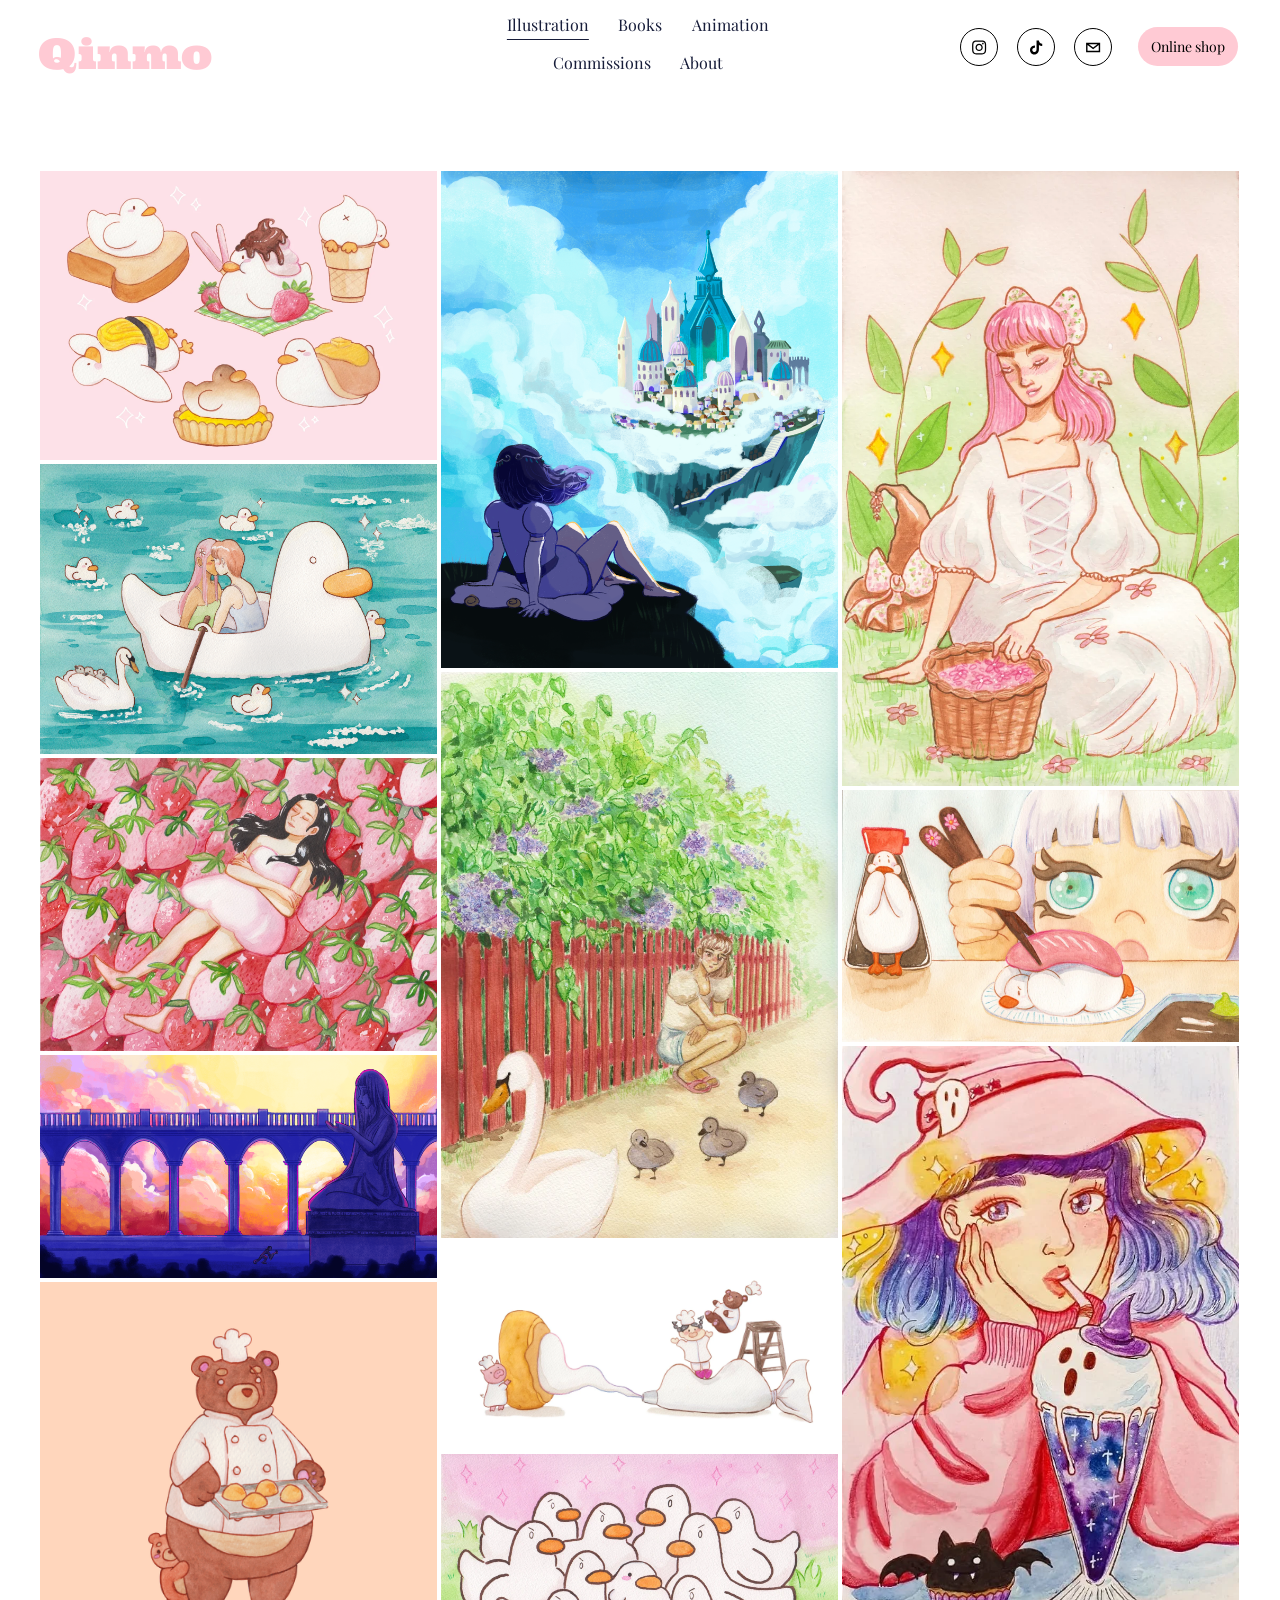
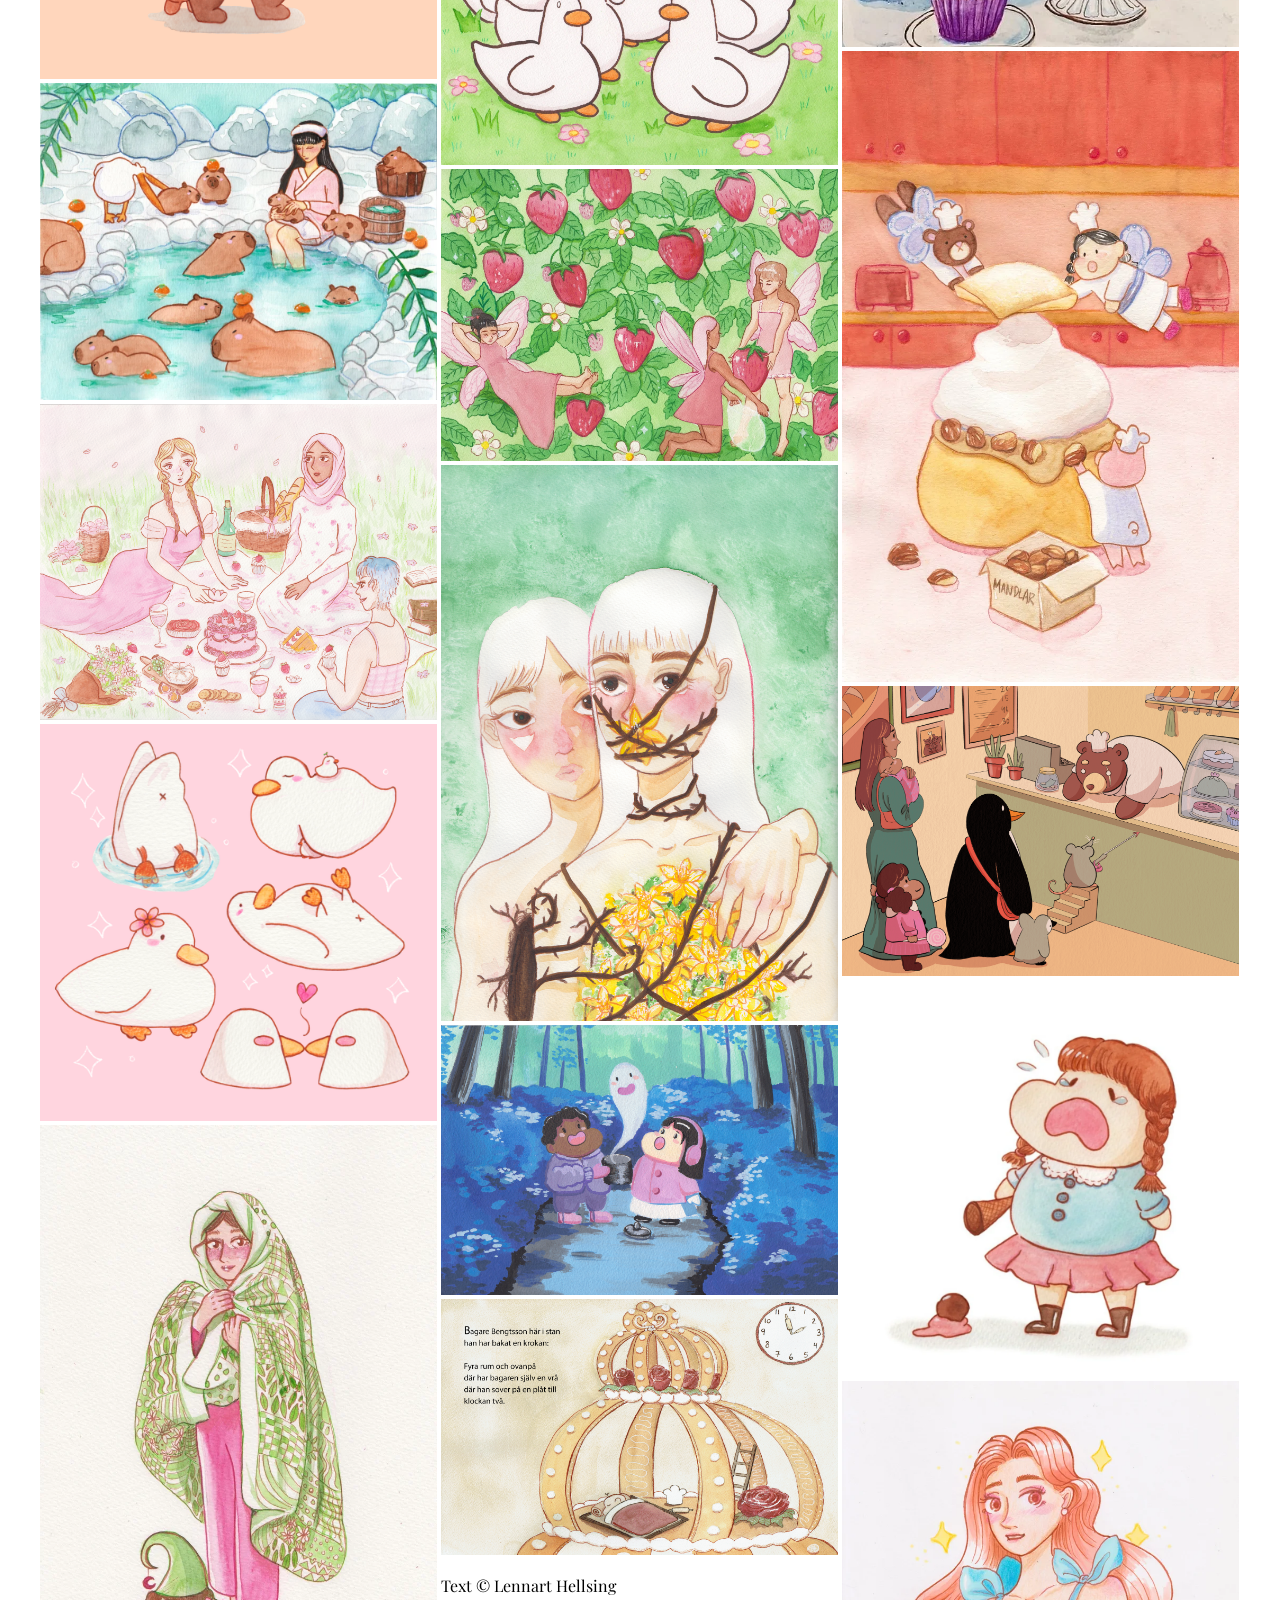
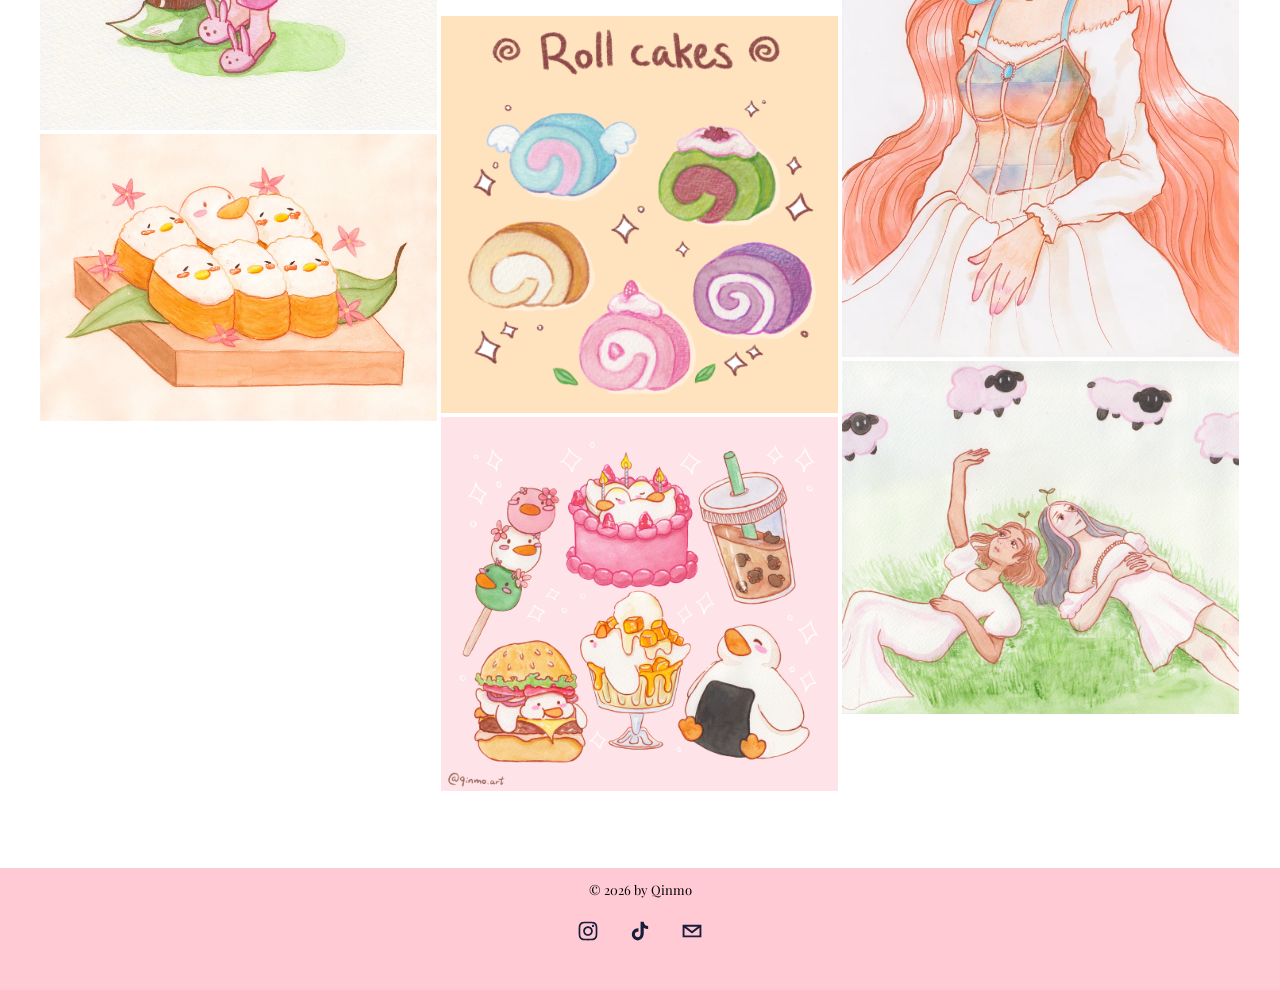
<file: index.html>
<!DOCTYPE html>
<html>

<head>
    <meta charset="utf-8">
    <meta name="viewport" content="width=device-width, initial-scale=1.0">
    <title>Qinmo</title>
    <link href="/style.css" rel="stylesheet" type="text/css">
    <link rel="icon" type="image/png" href="/img/favicon.png" /> <!-- TODO replace picture -->
    <link rel="preconnect" href="https://fonts.googleapis.com">
    <link rel="preconnect" href="https://fonts.gstatic.com" crossorigin>
    <link
        href="https://fonts.googleapis.com/css2?family=Noto+Serif:ital,wght@0,100..900;1,100..900&family=Playfair+Display:ital,wght@0,400..900;1,400..900&family=Poppins:ital,wght@0,100;0,200;0,300;0,400;0,500;0,600;0,700;0,800;0,900;1,100;1,200;1,300;1,400;1,500;1,600;1,700;1,800;1,900&family=Rubik:ital,wght@0,300..900;1,300..900&family=Ultra&display=swap"
        rel="stylesheet">
    <script src="/jquery-4.0.0.min.js"></script>
    <script>
        $(function () {
            var includes = $("[data-include]")
            $.each(includes, function () {
                var file = "/views/" + $(this).data("include") + ".html"
                $(this).load(file)
            })
        })
    </script>
    <script>
        $(function () {
            document.documentElement.setAttribute("data-theme", "");
        })
    </script>
</head>

<body>
    <header>
        <h1><a href="/">Qinmo</a></h1>
        <nav>
            <div class="nav-link-container">
                <a id="underlined-nav" href="/">Illustration</a>
                <a id="" href="/books">Books</a>
                <a id="" href="/animation">Animation</a>
                <a id="" href="/commissions">Commissions</a>
                <a id="" href="/about">About</a>
            </div>
        </nav>
        <div class="top-external-buttons-container">
            <div class="top-external-buttons-left">
                <a class="top-external-button" href="https://www.instagram.com/qinmo.art/" target="_blank">
                    <svg viewBox="20 14 64 64" width="35" height="30">
                        <path
                            d="M46.91,25.816c-0.073-1.597-0.326-2.687-0.697-3.641c-0.383-0.986-0.896-1.823-1.73-2.657c-0.834-0.834-1.67-1.347-2.657-1.73c-0.954-0.371-2.045-0.624-3.641-0.697C36.585,17.017,36.074,17,32,17s-4.585,0.017-6.184,0.09c-1.597,0.073-2.687,0.326-3.641,0.697c-0.986,0.383-1.823,0.896-2.657,1.73c-0.834,0.834-1.347,1.67-1.73,2.657c-0.371,0.954-0.624,2.045-0.697,3.641C17.017,27.415,17,27.926,17,32c0,4.074,0.017,4.585,0.09,6.184c0.073,1.597,0.326,2.687,0.697,3.641c0.383,0.986,0.896,1.823,1.73,2.657c0.834,0.834,1.67,1.347,2.657,1.73c0.954,0.371,2.045,0.624,3.641,0.697C27.415,46.983,27.926,47,32,47s4.585-0.017,6.184-0.09c1.597-0.073,2.687-0.326,3.641-0.697c0.986-0.383,1.823-0.896,2.657-1.73c0.834-0.834,1.347-1.67,1.73-2.657c0.371-0.954,0.624-2.045,0.697-3.641C46.983,36.585,47,36.074,47,32S46.983,27.415,46.91,25.816z M44.21,38.061c-0.067,1.462-0.311,2.257-0.516,2.785c-0.272,0.7-0.597,1.2-1.122,1.725c-0.525,0.525-1.025,0.85-1.725,1.122c-0.529,0.205-1.323,0.45-2.785,0.516c-1.581,0.072-2.056,0.087-6.061,0.087s-4.48-0.015-6.061-0.087c-1.462-0.067-2.257-0.311-2.785-0.516c-0.7-0.272-1.2-0.597-1.725-1.122c-0.525-0.525-0.85-1.025-1.122-1.725c-0.205-0.529-0.45-1.323-0.516-2.785c-0.072-1.582-0.087-2.056-0.087-6.061s0.015-4.48,0.087-6.061c0.067-1.462,0.311-2.257,0.516-2.785c0.272-0.7,0.597-1.2,1.122-1.725c0.525-0.525,1.025-0.85,1.725-1.122c0.529-0.205,1.323-0.45,2.785-0.516c1.582-0.072,2.056-0.087,6.061-0.087s4.48,0.015,6.061,0.087c1.462,0.067,2.257,0.311,2.785,0.516c0.7,0.272,1.2,0.597,1.725,1.122c0.525,0.525,0.85,1.025,1.122,1.725c0.205,0.529,0.45,1.323,0.516,2.785c0.072,1.582,0.087,2.056,0.087,6.061S44.282,36.48,44.21,38.061z M32,24.297c-4.254,0-7.703,3.449-7.703,7.703c0,4.254,3.449,7.703,7.703,7.703c4.254,0,7.703-3.449,7.703-7.703C39.703,27.746,36.254,24.297,32,24.297z M32,37c-2.761,0-5-2.239-5-5c0-2.761,2.239-5,5-5s5,2.239,5,5C37,34.761,34.761,37,32,37z M40.007,22.193c-0.994,0-1.8,0.806-1.8,1.8c0,0.994,0.806,1.8,1.8,1.8c0.994,0,1.8-0.806,1.8-1.8C41.807,22.999,41.001,22.193,40.007,22.193z" />
                    </svg>
                </a><a class="top-external-button" href="https://www.tiktok.com/@qinmo.art" target="_blank">
                    <svg viewBox="20 14 64 64" width="35" height="30">
                        <path
                            d="M37.9281 17C38.4298 21.2545 40.825 23.7941 45 24.0658V28.8451C42.5859 29.0794 40.4652 28.3016 38.0038 26.821V35.7423C38.0038 47.147 25.4788 50.7361 20.4233 42.5457C17.1856 37.3073 19.1642 28.1048 29.5496 27.73V32.781C28.7296 32.9058 27.9219 33.1002 27.1355 33.362C24.835 34.1398 23.5191 35.583 23.8883 38.1413C24.5889 43.033 33.6584 44.4856 32.901 34.9176V17H37.9091H37.9281Z" />
                    </svg>
                </a><a class="top-external-button" href="mailto:qinmo.art@gmail.com" target="_blank">
                    <svg viewBox="20 14 64 64" width="35" height="30">
                        <path d="M17,22v20h30V22H17z M41.1,25L32,32.1L22.9,25H41.1z M20,39V26.6l12,9.3l12-9.3V39H20z" />
                    </svg>
                </a><a class="top-external-button hidden-on-pc" href="https://qinmo.art/" target="_blank">
                    <svg viewBox="20 14 64 64" width="35" height="30">
                        <path
                            d="M17,22l-1,24h30l-1,-24h-28z M20,25h22l1,18h-24l1,-18z M23,22a5,5,0,0,1,16,0m-3,0a3,3,0,0,0,-10,0" />
                    </svg>
                </a>
            </div>
            <div class="top-external-buttons-right hidden-on-mobile">
                <a class="top-external-text-button" href="https://qinmo.art/" target="_blank">Online shop</a>
            </div>
        </div>
    </header>

    <main data-include="illustration"></main>

    <footer>
        <div>
            <p>© 2026 by Qinmo</p>
        </div>
        <div>
            <div class="bottom-external-buttons">
                <a href="https://www.instagram.com/qinmo.art/" target="_blank">
                    <div>
                        <svg viewBox="0 0 64 64">
                            <path
                                d="M46.91,25.816c-0.073-1.597-0.326-2.687-0.697-3.641c-0.383-0.986-0.896-1.823-1.73-2.657c-0.834-0.834-1.67-1.347-2.657-1.73c-0.954-0.371-2.045-0.624-3.641-0.697C36.585,17.017,36.074,17,32,17s-4.585,0.017-6.184,0.09c-1.597,0.073-2.687,0.326-3.641,0.697c-0.986,0.383-1.823,0.896-2.657,1.73c-0.834,0.834-1.347,1.67-1.73,2.657c-0.371,0.954-0.624,2.045-0.697,3.641C17.017,27.415,17,27.926,17,32c0,4.074,0.017,4.585,0.09,6.184c0.073,1.597,0.326,2.687,0.697,3.641c0.383,0.986,0.896,1.823,1.73,2.657c0.834,0.834,1.67,1.347,2.657,1.73c0.954,0.371,2.045,0.624,3.641,0.697C27.415,46.983,27.926,47,32,47s4.585-0.017,6.184-0.09c1.597-0.073,2.687-0.326,3.641-0.697c0.986-0.383,1.823-0.896,2.657-1.73c0.834-0.834,1.347-1.67,1.73-2.657c0.371-0.954,0.624-2.045,0.697-3.641C46.983,36.585,47,36.074,47,32S46.983,27.415,46.91,25.816z M44.21,38.061c-0.067,1.462-0.311,2.257-0.516,2.785c-0.272,0.7-0.597,1.2-1.122,1.725c-0.525,0.525-1.025,0.85-1.725,1.122c-0.529,0.205-1.323,0.45-2.785,0.516c-1.581,0.072-2.056,0.087-6.061,0.087s-4.48-0.015-6.061-0.087c-1.462-0.067-2.257-0.311-2.785-0.516c-0.7-0.272-1.2-0.597-1.725-1.122c-0.525-0.525-0.85-1.025-1.122-1.725c-0.205-0.529-0.45-1.323-0.516-2.785c-0.072-1.582-0.087-2.056-0.087-6.061s0.015-4.48,0.087-6.061c0.067-1.462,0.311-2.257,0.516-2.785c0.272-0.7,0.597-1.2,1.122-1.725c0.525-0.525,1.025-0.85,1.725-1.122c0.529-0.205,1.323-0.45,2.785-0.516c1.582-0.072,2.056-0.087,6.061-0.087s4.48,0.015,6.061,0.087c1.462,0.067,2.257,0.311,2.785,0.516c0.7,0.272,1.2,0.597,1.725,1.122c0.525,0.525,0.85,1.025,1.122,1.725c0.205,0.529,0.45,1.323,0.516,2.785c0.072,1.582,0.087,2.056,0.087,6.061S44.282,36.48,44.21,38.061z M32,24.297c-4.254,0-7.703,3.449-7.703,7.703c0,4.254,3.449,7.703,7.703,7.703c4.254,0,7.703-3.449,7.703-7.703C39.703,27.746,36.254,24.297,32,24.297z M32,37c-2.761,0-5-2.239-5-5c0-2.761,2.239-5,5-5s5,2.239,5,5C37,34.761,34.761,37,32,37z M40.007,22.193c-0.994,0-1.8,0.806-1.8,1.8c0,0.994,0.806,1.8,1.8,1.8c0.994,0,1.8-0.806,1.8-1.8C41.807,22.999,41.001,22.193,40.007,22.193z" />
                        </svg>
                    </div>
                </a>
                <a href="https://www.tiktok.com/@qinmo.art" target="_blank">
                    <div>
                        <svg viewBox="0 0 64 64">
                            <path
                                d="M37.9281 17C38.4298 21.2545 40.825 23.7941 45 24.0658V28.8451C42.5859 29.0794 40.4652 28.3016 38.0038 26.821V35.7423C38.0038 47.147 25.4788 50.7361 20.4233 42.5457C17.1856 37.3073 19.1642 28.1048 29.5496 27.73V32.781C28.7296 32.9058 27.9219 33.1002 27.1355 33.362C24.835 34.1398 23.5191 35.583 23.8883 38.1413C24.5889 43.033 33.6584 44.4856 32.901 34.9176V17H37.9091H37.9281Z" />
                        </svg>
                    </div>
                </a>
                <a href="mailto:qinmo.art@gmail.com" target="_blank">
                    <div>
                        <svg viewBox="0 0 64 64">
                            <path
                                d="M17,22v20h30V22H17z M41.1,25L32,32.1L22.9,25H41.1z M20,39V26.6l12,9.3l12-9.3V39H20z" />
                        </svg>
                    </div>
                </a>
            </div>
        </div>
    </footer>
    <div id="fullscreen-overlay">
        <div class="fullscreen-overlay-content">
            <img id="fullscreen-overlay-image">
        </div>
        <button id="fullscreen-overlay-right-button" class="fullscreen-overlay-direction-button">&gt;</button>
        <button id="fullscreen-overlay-left-button" class="fullscreen-overlay-direction-button">&lt;</button>
    </div>
</body>

</html>
</file>
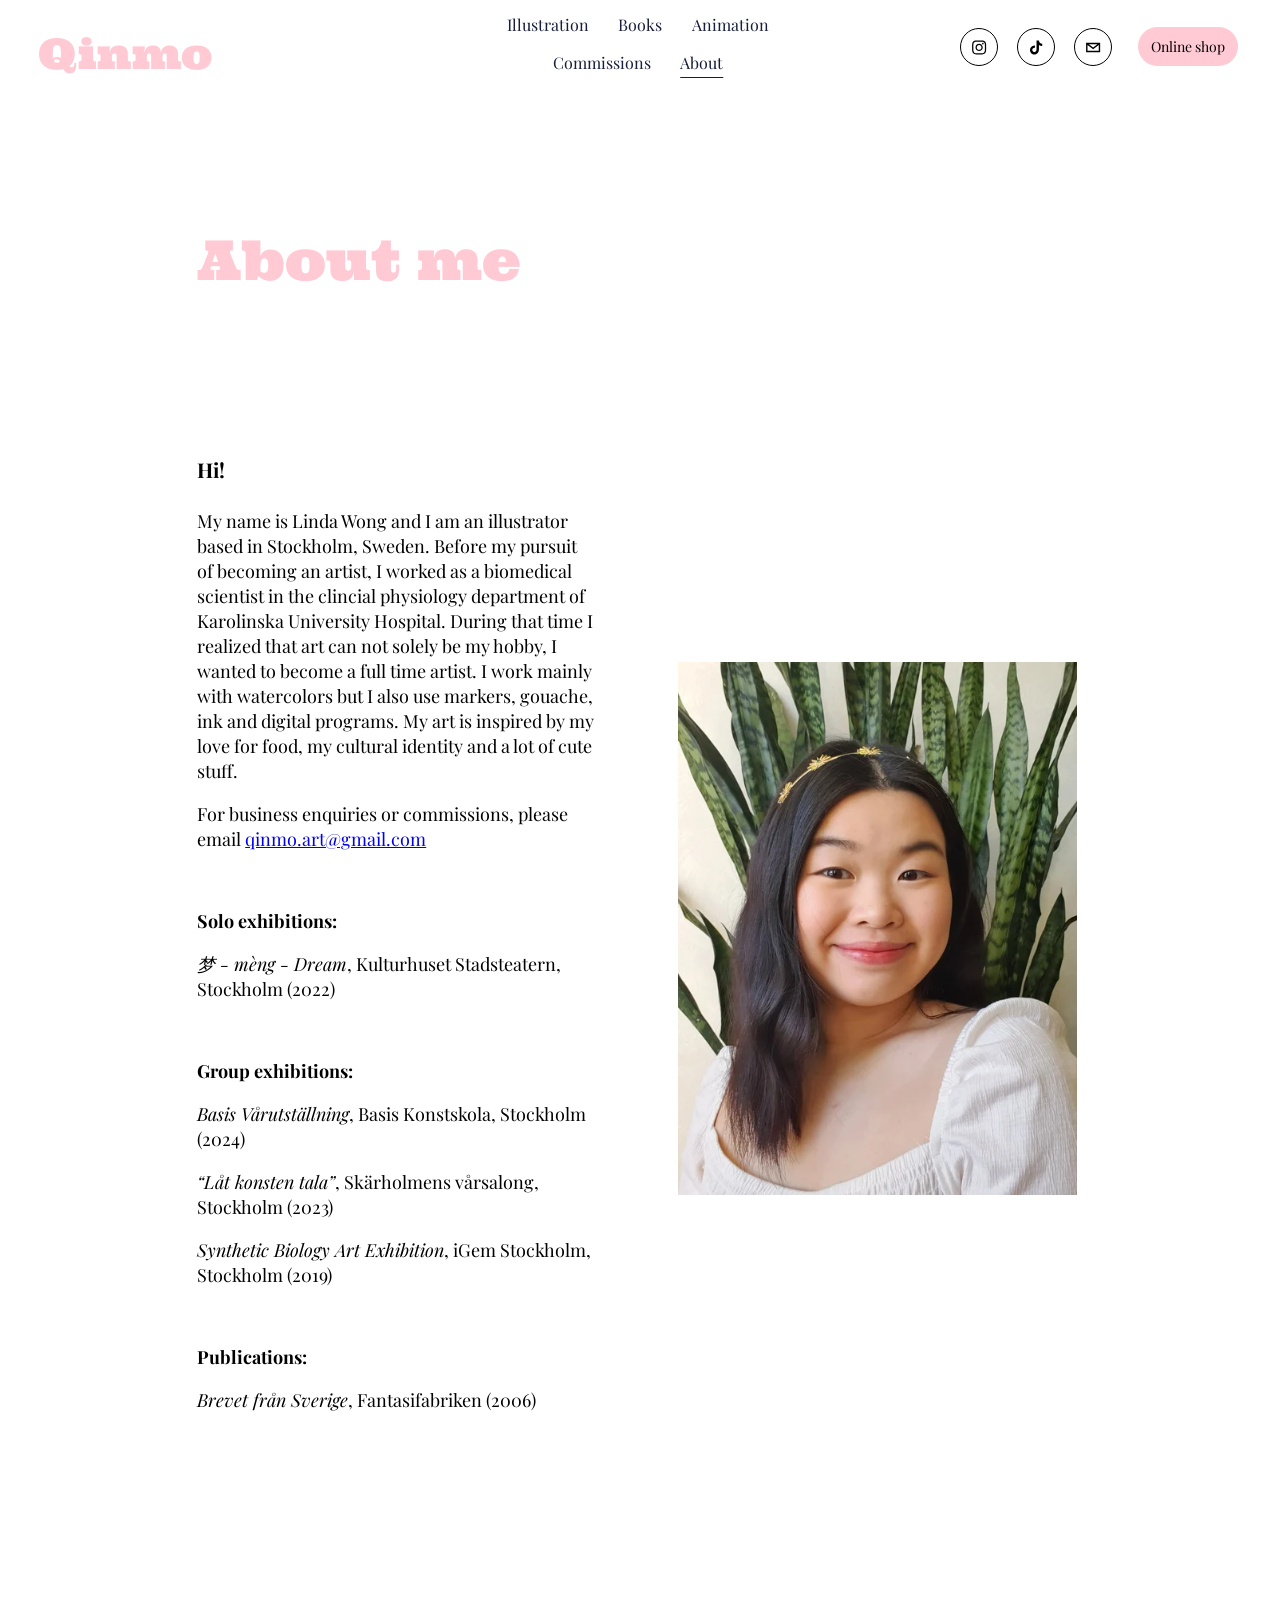
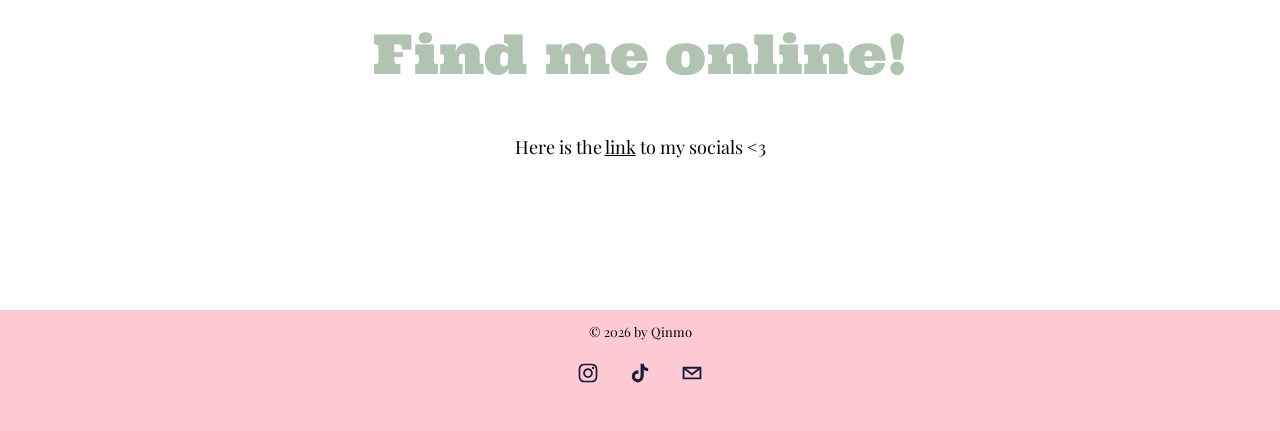
<file: about/index.html>
<!DOCTYPE html>
<html>

<head>
    <meta charset="utf-8">
    <meta name="viewport" content="width=device-width, initial-scale=1.0">
    <title>Qinmo</title>
    <link href="/style.css" rel="stylesheet" type="text/css">
    <link rel="icon" type="image/png" href="/img/favicon.png" /> <!-- TODO replace picture -->
    <link rel="preconnect" href="https://fonts.googleapis.com">
    <link rel="preconnect" href="https://fonts.gstatic.com" crossorigin>
    <link
        href="https://fonts.googleapis.com/css2?family=Noto+Serif:ital,wght@0,100..900;1,100..900&family=Playfair+Display:ital,wght@0,400..900;1,400..900&family=Poppins:ital,wght@0,100;0,200;0,300;0,400;0,500;0,600;0,700;0,800;0,900;1,100;1,200;1,300;1,400;1,500;1,600;1,700;1,800;1,900&family=Rubik:ital,wght@0,300..900;1,300..900&family=Ultra&display=swap"
        rel="stylesheet">
    <script src="/jquery-4.0.0.min.js"></script>
    <script>
        $(function () {
            var includes = $("[data-include]")
            $.each(includes, function () {
                var file = "/views/" + $(this).data("include") + ".html"
                $(this).load(file)
            })
        })
    </script>
    <script>
        $(function () {
            document.documentElement.setAttribute("data-theme", "");
        })
    </script>
</head>

<body>
    <header>
        <h1><a href="/">Qinmo</a></h1>
        <nav>
            <div class="nav-link-container">
                <a id="" href="/">Illustration</a>
                <a id="" href="/books">Books</a>
                <a id="" href="/animation">Animation</a>
                <a id="" href="/commissions">Commissions</a>
                <a id="underlined-nav" href="/about">About</a>
            </div>
        </nav>
        <div class="top-external-buttons-container">
            <div class="top-external-buttons-left">
                <a class="top-external-button" href="https://www.instagram.com/qinmo.art/" target="_blank">
                    <svg viewBox="20 14 64 64" width="35" height="30">
                        <path
                            d="M46.91,25.816c-0.073-1.597-0.326-2.687-0.697-3.641c-0.383-0.986-0.896-1.823-1.73-2.657c-0.834-0.834-1.67-1.347-2.657-1.73c-0.954-0.371-2.045-0.624-3.641-0.697C36.585,17.017,36.074,17,32,17s-4.585,0.017-6.184,0.09c-1.597,0.073-2.687,0.326-3.641,0.697c-0.986,0.383-1.823,0.896-2.657,1.73c-0.834,0.834-1.347,1.67-1.73,2.657c-0.371,0.954-0.624,2.045-0.697,3.641C17.017,27.415,17,27.926,17,32c0,4.074,0.017,4.585,0.09,6.184c0.073,1.597,0.326,2.687,0.697,3.641c0.383,0.986,0.896,1.823,1.73,2.657c0.834,0.834,1.67,1.347,2.657,1.73c0.954,0.371,2.045,0.624,3.641,0.697C27.415,46.983,27.926,47,32,47s4.585-0.017,6.184-0.09c1.597-0.073,2.687-0.326,3.641-0.697c0.986-0.383,1.823-0.896,2.657-1.73c0.834-0.834,1.347-1.67,1.73-2.657c0.371-0.954,0.624-2.045,0.697-3.641C46.983,36.585,47,36.074,47,32S46.983,27.415,46.91,25.816z M44.21,38.061c-0.067,1.462-0.311,2.257-0.516,2.785c-0.272,0.7-0.597,1.2-1.122,1.725c-0.525,0.525-1.025,0.85-1.725,1.122c-0.529,0.205-1.323,0.45-2.785,0.516c-1.581,0.072-2.056,0.087-6.061,0.087s-4.48-0.015-6.061-0.087c-1.462-0.067-2.257-0.311-2.785-0.516c-0.7-0.272-1.2-0.597-1.725-1.122c-0.525-0.525-0.85-1.025-1.122-1.725c-0.205-0.529-0.45-1.323-0.516-2.785c-0.072-1.582-0.087-2.056-0.087-6.061s0.015-4.48,0.087-6.061c0.067-1.462,0.311-2.257,0.516-2.785c0.272-0.7,0.597-1.2,1.122-1.725c0.525-0.525,1.025-0.85,1.725-1.122c0.529-0.205,1.323-0.45,2.785-0.516c1.582-0.072,2.056-0.087,6.061-0.087s4.48,0.015,6.061,0.087c1.462,0.067,2.257,0.311,2.785,0.516c0.7,0.272,1.2,0.597,1.725,1.122c0.525,0.525,0.85,1.025,1.122,1.725c0.205,0.529,0.45,1.323,0.516,2.785c0.072,1.582,0.087,2.056,0.087,6.061S44.282,36.48,44.21,38.061z M32,24.297c-4.254,0-7.703,3.449-7.703,7.703c0,4.254,3.449,7.703,7.703,7.703c4.254,0,7.703-3.449,7.703-7.703C39.703,27.746,36.254,24.297,32,24.297z M32,37c-2.761,0-5-2.239-5-5c0-2.761,2.239-5,5-5s5,2.239,5,5C37,34.761,34.761,37,32,37z M40.007,22.193c-0.994,0-1.8,0.806-1.8,1.8c0,0.994,0.806,1.8,1.8,1.8c0.994,0,1.8-0.806,1.8-1.8C41.807,22.999,41.001,22.193,40.007,22.193z" />
                    </svg>
                </a><a class="top-external-button" href="https://www.tiktok.com/@qinmo.art" target="_blank">
                    <svg viewBox="20 14 64 64" width="35" height="30">
                        <path
                            d="M37.9281 17C38.4298 21.2545 40.825 23.7941 45 24.0658V28.8451C42.5859 29.0794 40.4652 28.3016 38.0038 26.821V35.7423C38.0038 47.147 25.4788 50.7361 20.4233 42.5457C17.1856 37.3073 19.1642 28.1048 29.5496 27.73V32.781C28.7296 32.9058 27.9219 33.1002 27.1355 33.362C24.835 34.1398 23.5191 35.583 23.8883 38.1413C24.5889 43.033 33.6584 44.4856 32.901 34.9176V17H37.9091H37.9281Z" />
                    </svg>
                </a><a class="top-external-button" href="mailto:qinmo.art@gmail.com" target="_blank">
                    <svg viewBox="20 14 64 64" width="35" height="30">
                        <path d="M17,22v20h30V22H17z M41.1,25L32,32.1L22.9,25H41.1z M20,39V26.6l12,9.3l12-9.3V39H20z" />
                    </svg>
                </a><a class="top-external-button hidden-on-pc" href="https://qinmo.art/" target="_blank">
                    <svg viewBox="20 14 64 64" width="35" height="30">
                        <path
                            d="M17,22l-1,24h30l-1,-24h-28z M20,25h22l1,18h-24l1,-18z M23,22a5,5,0,0,1,16,0m-3,0a3,3,0,0,0,-10,0" />
                    </svg>
                </a>
            </div>
            <div class="top-external-buttons-right hidden-on-mobile">
                <a class="top-external-text-button" href="https://qinmo.art/" target="_blank">Online shop</a>
            </div>
        </div>
    </header>

    <main data-include="about"></main>

    <footer>
        <div>
            <p>© 2026 by Qinmo</p>
        </div>
        <div>
            <div class="bottom-external-buttons">
                <a href="https://www.instagram.com/qinmo.art/" target="_blank">
                    <div>
                        <svg viewBox="0 0 64 64">
                            <path
                                d="M46.91,25.816c-0.073-1.597-0.326-2.687-0.697-3.641c-0.383-0.986-0.896-1.823-1.73-2.657c-0.834-0.834-1.67-1.347-2.657-1.73c-0.954-0.371-2.045-0.624-3.641-0.697C36.585,17.017,36.074,17,32,17s-4.585,0.017-6.184,0.09c-1.597,0.073-2.687,0.326-3.641,0.697c-0.986,0.383-1.823,0.896-2.657,1.73c-0.834,0.834-1.347,1.67-1.73,2.657c-0.371,0.954-0.624,2.045-0.697,3.641C17.017,27.415,17,27.926,17,32c0,4.074,0.017,4.585,0.09,6.184c0.073,1.597,0.326,2.687,0.697,3.641c0.383,0.986,0.896,1.823,1.73,2.657c0.834,0.834,1.67,1.347,2.657,1.73c0.954,0.371,2.045,0.624,3.641,0.697C27.415,46.983,27.926,47,32,47s4.585-0.017,6.184-0.09c1.597-0.073,2.687-0.326,3.641-0.697c0.986-0.383,1.823-0.896,2.657-1.73c0.834-0.834,1.347-1.67,1.73-2.657c0.371-0.954,0.624-2.045,0.697-3.641C46.983,36.585,47,36.074,47,32S46.983,27.415,46.91,25.816z M44.21,38.061c-0.067,1.462-0.311,2.257-0.516,2.785c-0.272,0.7-0.597,1.2-1.122,1.725c-0.525,0.525-1.025,0.85-1.725,1.122c-0.529,0.205-1.323,0.45-2.785,0.516c-1.581,0.072-2.056,0.087-6.061,0.087s-4.48-0.015-6.061-0.087c-1.462-0.067-2.257-0.311-2.785-0.516c-0.7-0.272-1.2-0.597-1.725-1.122c-0.525-0.525-0.85-1.025-1.122-1.725c-0.205-0.529-0.45-1.323-0.516-2.785c-0.072-1.582-0.087-2.056-0.087-6.061s0.015-4.48,0.087-6.061c0.067-1.462,0.311-2.257,0.516-2.785c0.272-0.7,0.597-1.2,1.122-1.725c0.525-0.525,1.025-0.85,1.725-1.122c0.529-0.205,1.323-0.45,2.785-0.516c1.582-0.072,2.056-0.087,6.061-0.087s4.48,0.015,6.061,0.087c1.462,0.067,2.257,0.311,2.785,0.516c0.7,0.272,1.2,0.597,1.725,1.122c0.525,0.525,0.85,1.025,1.122,1.725c0.205,0.529,0.45,1.323,0.516,2.785c0.072,1.582,0.087,2.056,0.087,6.061S44.282,36.48,44.21,38.061z M32,24.297c-4.254,0-7.703,3.449-7.703,7.703c0,4.254,3.449,7.703,7.703,7.703c4.254,0,7.703-3.449,7.703-7.703C39.703,27.746,36.254,24.297,32,24.297z M32,37c-2.761,0-5-2.239-5-5c0-2.761,2.239-5,5-5s5,2.239,5,5C37,34.761,34.761,37,32,37z M40.007,22.193c-0.994,0-1.8,0.806-1.8,1.8c0,0.994,0.806,1.8,1.8,1.8c0.994,0,1.8-0.806,1.8-1.8C41.807,22.999,41.001,22.193,40.007,22.193z" />
                        </svg>
                    </div>
                </a>
                <a href="https://www.tiktok.com/@qinmo.art" target="_blank">
                    <div>
                        <svg viewBox="0 0 64 64">
                            <path
                                d="M37.9281 17C38.4298 21.2545 40.825 23.7941 45 24.0658V28.8451C42.5859 29.0794 40.4652 28.3016 38.0038 26.821V35.7423C38.0038 47.147 25.4788 50.7361 20.4233 42.5457C17.1856 37.3073 19.1642 28.1048 29.5496 27.73V32.781C28.7296 32.9058 27.9219 33.1002 27.1355 33.362C24.835 34.1398 23.5191 35.583 23.8883 38.1413C24.5889 43.033 33.6584 44.4856 32.901 34.9176V17H37.9091H37.9281Z" />
                        </svg>
                    </div>
                </a>
                <a href="mailto:qinmo.art@gmail.com" target="_blank">
                    <div>
                        <svg viewBox="0 0 64 64">
                            <path
                                d="M17,22v20h30V22H17z M41.1,25L32,32.1L22.9,25H41.1z M20,39V26.6l12,9.3l12-9.3V39H20z" />
                        </svg>
                    </div>
                </a>
            </div>
        </div>
    </footer>
    <div id="fullscreen-overlay">
        <div class="fullscreen-overlay-content">
            <img id="fullscreen-overlay-image">
        </div>
        <button id="fullscreen-overlay-right-button" class="fullscreen-overlay-direction-button">&gt;</button>
        <button id="fullscreen-overlay-left-button" class="fullscreen-overlay-direction-button">&lt;</button>
    </div>
</body>

</html>
</file>
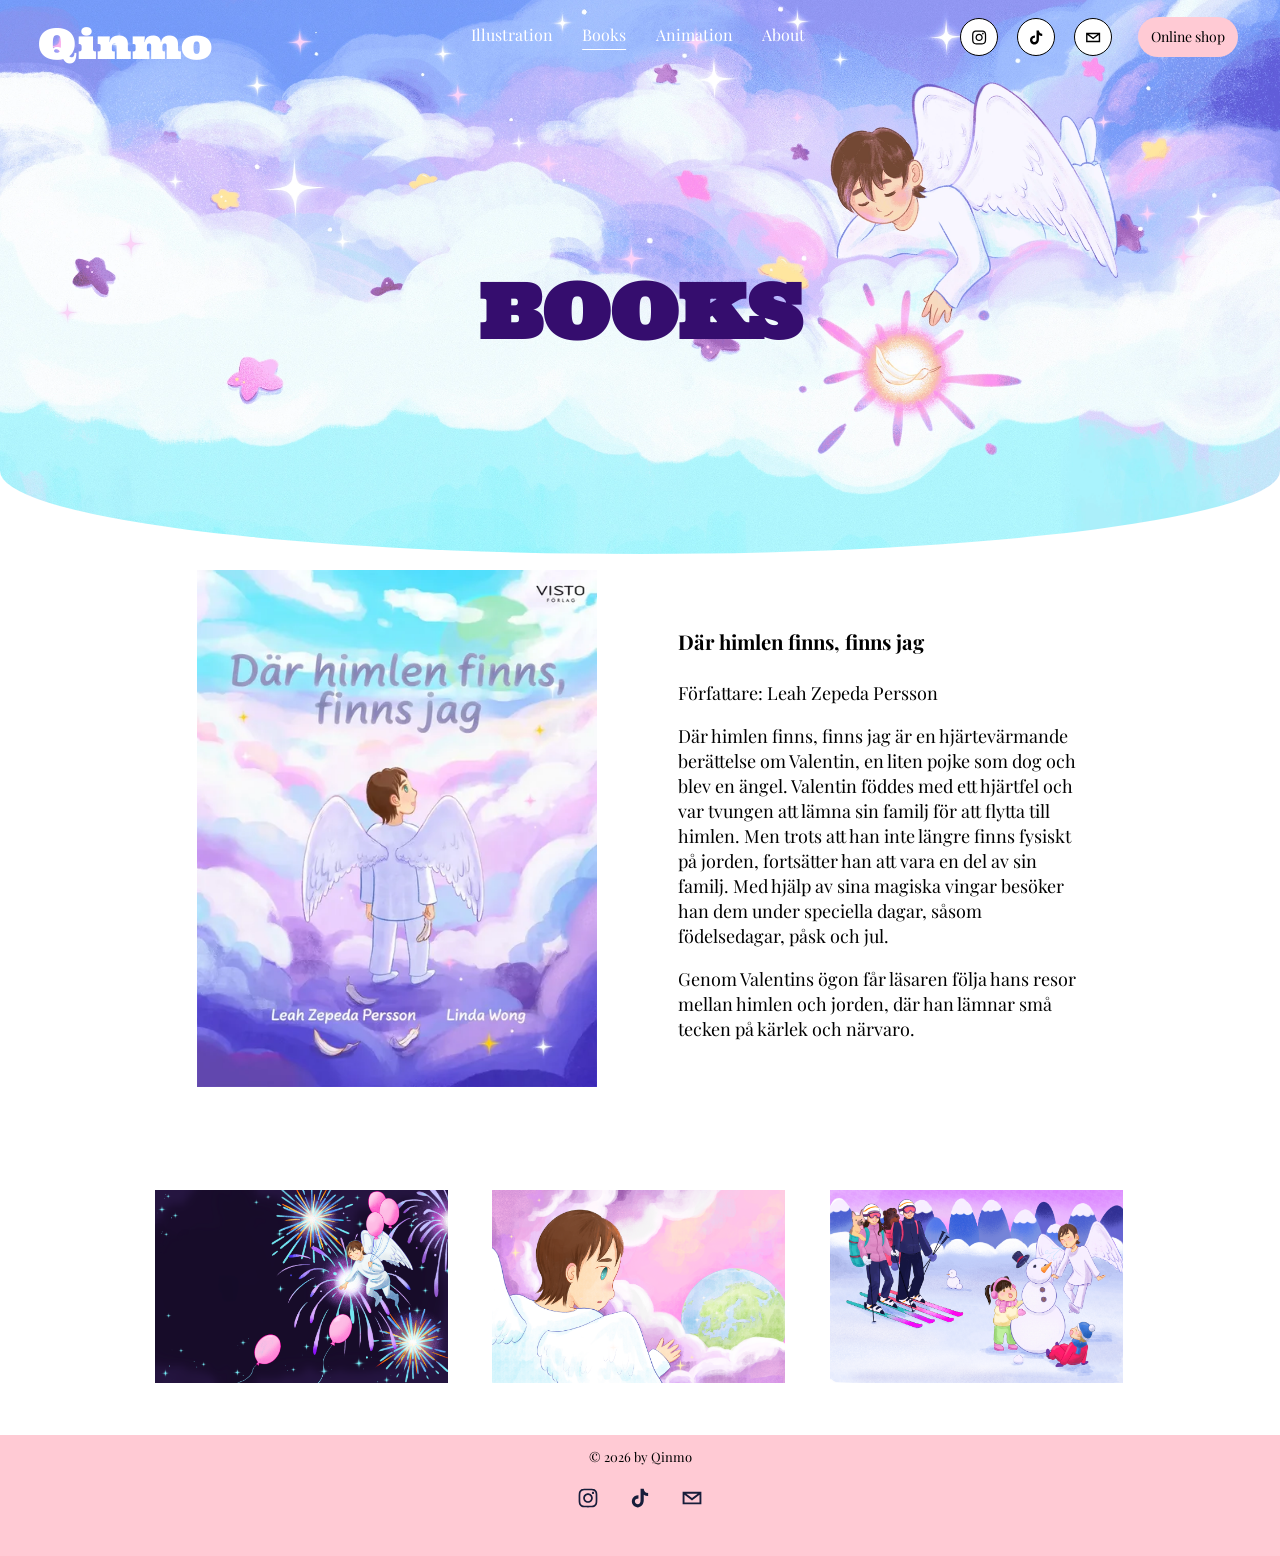
<file: books/index.html>
<!DOCTYPE html>
<html>

<head>
    <meta charset="utf-8">
    <meta name="viewport" content="width=device-width, initial-scale=1.0">
    <title>Qinmo</title>
    <link href="/style.css" rel="stylesheet" type="text/css">
    <link rel="icon" type="image/png" href="/img/favicon.png" /> <!-- TODO replace picture -->
    <link rel="preconnect" href="https://fonts.googleapis.com">
    <link rel="preconnect" href="https://fonts.gstatic.com" crossorigin>
    <link
        href="https://fonts.googleapis.com/css2?family=Noto+Serif:ital,wght@0,100..900;1,100..900&family=Playfair+Display:ital,wght@0,400..900;1,400..900&family=Poppins:ital,wght@0,100;0,200;0,300;0,400;0,500;0,600;0,700;0,800;0,900;1,100;1,200;1,300;1,400;1,500;1,600;1,700;1,800;1,900&family=Rubik:ital,wght@0,300..900;1,300..900&family=Ultra&display=swap"
        rel="stylesheet">
    <script src="/jquery-4.0.0.min.js"></script>
    <script>
        $(function () {
            var includes = $("[data-include]")
            $.each(includes, function () {
                var file = "/views/" + $(this).data("include") + ".html"
                $(this).load(file)
            })
        })
    </script>
    <script>
        $(function () {
            document.documentElement.setAttribute("data-theme", "inverted");
        })
    </script>
</head>

<body>
    <header>
        <h1><a href="/">Qinmo</a></h1>
        <nav>
            <div class="nav-link-container">
                <a id="" href="/">Illustration</a>
                <a id="underlined-nav" href="/books">Books</a>
                <a id="" href="/animation">Animation</a>
                <a id="" href="/about">About</a>
            </div>
        </nav>
        <div class="top-external-buttons-container">
            <div class="top-external-buttons-left">
                <a class="top-external-button" href="https://www.instagram.com/qinmo.art/" target="_blank">
                    <svg viewBox="20 14 64 64" width="35" height="30">
                        <path
                            d="M46.91,25.816c-0.073-1.597-0.326-2.687-0.697-3.641c-0.383-0.986-0.896-1.823-1.73-2.657c-0.834-0.834-1.67-1.347-2.657-1.73c-0.954-0.371-2.045-0.624-3.641-0.697C36.585,17.017,36.074,17,32,17s-4.585,0.017-6.184,0.09c-1.597,0.073-2.687,0.326-3.641,0.697c-0.986,0.383-1.823,0.896-2.657,1.73c-0.834,0.834-1.347,1.67-1.73,2.657c-0.371,0.954-0.624,2.045-0.697,3.641C17.017,27.415,17,27.926,17,32c0,4.074,0.017,4.585,0.09,6.184c0.073,1.597,0.326,2.687,0.697,3.641c0.383,0.986,0.896,1.823,1.73,2.657c0.834,0.834,1.67,1.347,2.657,1.73c0.954,0.371,2.045,0.624,3.641,0.697C27.415,46.983,27.926,47,32,47s4.585-0.017,6.184-0.09c1.597-0.073,2.687-0.326,3.641-0.697c0.986-0.383,1.823-0.896,2.657-1.73c0.834-0.834,1.347-1.67,1.73-2.657c0.371-0.954,0.624-2.045,0.697-3.641C46.983,36.585,47,36.074,47,32S46.983,27.415,46.91,25.816z M44.21,38.061c-0.067,1.462-0.311,2.257-0.516,2.785c-0.272,0.7-0.597,1.2-1.122,1.725c-0.525,0.525-1.025,0.85-1.725,1.122c-0.529,0.205-1.323,0.45-2.785,0.516c-1.581,0.072-2.056,0.087-6.061,0.087s-4.48-0.015-6.061-0.087c-1.462-0.067-2.257-0.311-2.785-0.516c-0.7-0.272-1.2-0.597-1.725-1.122c-0.525-0.525-0.85-1.025-1.122-1.725c-0.205-0.529-0.45-1.323-0.516-2.785c-0.072-1.582-0.087-2.056-0.087-6.061s0.015-4.48,0.087-6.061c0.067-1.462,0.311-2.257,0.516-2.785c0.272-0.7,0.597-1.2,1.122-1.725c0.525-0.525,1.025-0.85,1.725-1.122c0.529-0.205,1.323-0.45,2.785-0.516c1.582-0.072,2.056-0.087,6.061-0.087s4.48,0.015,6.061,0.087c1.462,0.067,2.257,0.311,2.785,0.516c0.7,0.272,1.2,0.597,1.725,1.122c0.525,0.525,0.85,1.025,1.122,1.725c0.205,0.529,0.45,1.323,0.516,2.785c0.072,1.582,0.087,2.056,0.087,6.061S44.282,36.48,44.21,38.061z M32,24.297c-4.254,0-7.703,3.449-7.703,7.703c0,4.254,3.449,7.703,7.703,7.703c4.254,0,7.703-3.449,7.703-7.703C39.703,27.746,36.254,24.297,32,24.297z M32,37c-2.761,0-5-2.239-5-5c0-2.761,2.239-5,5-5s5,2.239,5,5C37,34.761,34.761,37,32,37z M40.007,22.193c-0.994,0-1.8,0.806-1.8,1.8c0,0.994,0.806,1.8,1.8,1.8c0.994,0,1.8-0.806,1.8-1.8C41.807,22.999,41.001,22.193,40.007,22.193z" />
                    </svg>
                </a><a class="top-external-button" href="https://www.tiktok.com/@qinmo.art" target="_blank">
                    <svg viewBox="20 14 64 64" width="35" height="30">
                        <path
                            d="M37.9281 17C38.4298 21.2545 40.825 23.7941 45 24.0658V28.8451C42.5859 29.0794 40.4652 28.3016 38.0038 26.821V35.7423C38.0038 47.147 25.4788 50.7361 20.4233 42.5457C17.1856 37.3073 19.1642 28.1048 29.5496 27.73V32.781C28.7296 32.9058 27.9219 33.1002 27.1355 33.362C24.835 34.1398 23.5191 35.583 23.8883 38.1413C24.5889 43.033 33.6584 44.4856 32.901 34.9176V17H37.9091H37.9281Z" />
                    </svg>
                </a><a class="top-external-button" href="mailto:qinmo.art@gmail.com" target="_blank">
                    <svg viewBox="20 14 64 64" width="35" height="30">
                        <path d="M17,22v20h30V22H17z M41.1,25L32,32.1L22.9,25H41.1z M20,39V26.6l12,9.3l12-9.3V39H20z" />
                    </svg>
                </a><a class="top-external-button hidden-on-pc" href="https://qinmo.art/" target="_blank">
                    <svg viewBox="20 14 64 64" width="35" height="30">
                        <path
                            d="M17,22l-1,24h30l-1,-24h-28z M20,25h22l1,18h-24l1,-18z M23,22a5,5,0,0,1,16,0m-3,0a3,3,0,0,0,-10,0" />
                    </svg>
                </a>
            </div>
            <div class="top-external-buttons-right hidden-on-mobile">
                <a class="top-external-text-button" href="https://qinmo.art/" target="_blank">Online shop</a>
            </div>
        </div>
    </header>

    <main data-include="books"></main>

    <footer>
        <div>
            <p>© 2026 by Qinmo</p>
        </div>
        <div>
            <div class="bottom-external-buttons">
                <a href="https://www.instagram.com/qinmo.art/" target="_blank">
                    <div>
                        <svg viewBox="0 0 64 64">
                            <path
                                d="M46.91,25.816c-0.073-1.597-0.326-2.687-0.697-3.641c-0.383-0.986-0.896-1.823-1.73-2.657c-0.834-0.834-1.67-1.347-2.657-1.73c-0.954-0.371-2.045-0.624-3.641-0.697C36.585,17.017,36.074,17,32,17s-4.585,0.017-6.184,0.09c-1.597,0.073-2.687,0.326-3.641,0.697c-0.986,0.383-1.823,0.896-2.657,1.73c-0.834,0.834-1.347,1.67-1.73,2.657c-0.371,0.954-0.624,2.045-0.697,3.641C17.017,27.415,17,27.926,17,32c0,4.074,0.017,4.585,0.09,6.184c0.073,1.597,0.326,2.687,0.697,3.641c0.383,0.986,0.896,1.823,1.73,2.657c0.834,0.834,1.67,1.347,2.657,1.73c0.954,0.371,2.045,0.624,3.641,0.697C27.415,46.983,27.926,47,32,47s4.585-0.017,6.184-0.09c1.597-0.073,2.687-0.326,3.641-0.697c0.986-0.383,1.823-0.896,2.657-1.73c0.834-0.834,1.347-1.67,1.73-2.657c0.371-0.954,0.624-2.045,0.697-3.641C46.983,36.585,47,36.074,47,32S46.983,27.415,46.91,25.816z M44.21,38.061c-0.067,1.462-0.311,2.257-0.516,2.785c-0.272,0.7-0.597,1.2-1.122,1.725c-0.525,0.525-1.025,0.85-1.725,1.122c-0.529,0.205-1.323,0.45-2.785,0.516c-1.581,0.072-2.056,0.087-6.061,0.087s-4.48-0.015-6.061-0.087c-1.462-0.067-2.257-0.311-2.785-0.516c-0.7-0.272-1.2-0.597-1.725-1.122c-0.525-0.525-0.85-1.025-1.122-1.725c-0.205-0.529-0.45-1.323-0.516-2.785c-0.072-1.582-0.087-2.056-0.087-6.061s0.015-4.48,0.087-6.061c0.067-1.462,0.311-2.257,0.516-2.785c0.272-0.7,0.597-1.2,1.122-1.725c0.525-0.525,1.025-0.85,1.725-1.122c0.529-0.205,1.323-0.45,2.785-0.516c1.582-0.072,2.056-0.087,6.061-0.087s4.48,0.015,6.061,0.087c1.462,0.067,2.257,0.311,2.785,0.516c0.7,0.272,1.2,0.597,1.725,1.122c0.525,0.525,0.85,1.025,1.122,1.725c0.205,0.529,0.45,1.323,0.516,2.785c0.072,1.582,0.087,2.056,0.087,6.061S44.282,36.48,44.21,38.061z M32,24.297c-4.254,0-7.703,3.449-7.703,7.703c0,4.254,3.449,7.703,7.703,7.703c4.254,0,7.703-3.449,7.703-7.703C39.703,27.746,36.254,24.297,32,24.297z M32,37c-2.761,0-5-2.239-5-5c0-2.761,2.239-5,5-5s5,2.239,5,5C37,34.761,34.761,37,32,37z M40.007,22.193c-0.994,0-1.8,0.806-1.8,1.8c0,0.994,0.806,1.8,1.8,1.8c0.994,0,1.8-0.806,1.8-1.8C41.807,22.999,41.001,22.193,40.007,22.193z" />
                        </svg>
                    </div>
                </a>
                <a href="https://www.tiktok.com/@qinmo.art" target="_blank">
                    <div>
                        <svg viewBox="0 0 64 64">
                            <path
                                d="M37.9281 17C38.4298 21.2545 40.825 23.7941 45 24.0658V28.8451C42.5859 29.0794 40.4652 28.3016 38.0038 26.821V35.7423C38.0038 47.147 25.4788 50.7361 20.4233 42.5457C17.1856 37.3073 19.1642 28.1048 29.5496 27.73V32.781C28.7296 32.9058 27.9219 33.1002 27.1355 33.362C24.835 34.1398 23.5191 35.583 23.8883 38.1413C24.5889 43.033 33.6584 44.4856 32.901 34.9176V17H37.9091H37.9281Z" />
                        </svg>
                    </div>
                </a>
                <a href="mailto:qinmo.art@gmail.com" target="_blank">
                    <div>
                        <svg viewBox="0 0 64 64">
                            <path
                                d="M17,22v20h30V22H17z M41.1,25L32,32.1L22.9,25H41.1z M20,39V26.6l12,9.3l12-9.3V39H20z" />
                        </svg>
                    </div>
                </a>
            </div>
        </div>
    </footer>
    <div id="fullscreen-overlay">
        <div class="fullscreen-overlay-content">
            <img id="fullscreen-overlay-image">
        </div>
        <button id="fullscreen-overlay-right-button" class="fullscreen-overlay-direction-button">&gt;</button>
        <button id="fullscreen-overlay-left-button" class="fullscreen-overlay-direction-button">&lt;</button>
    </div>
</body>

</html>
</file>
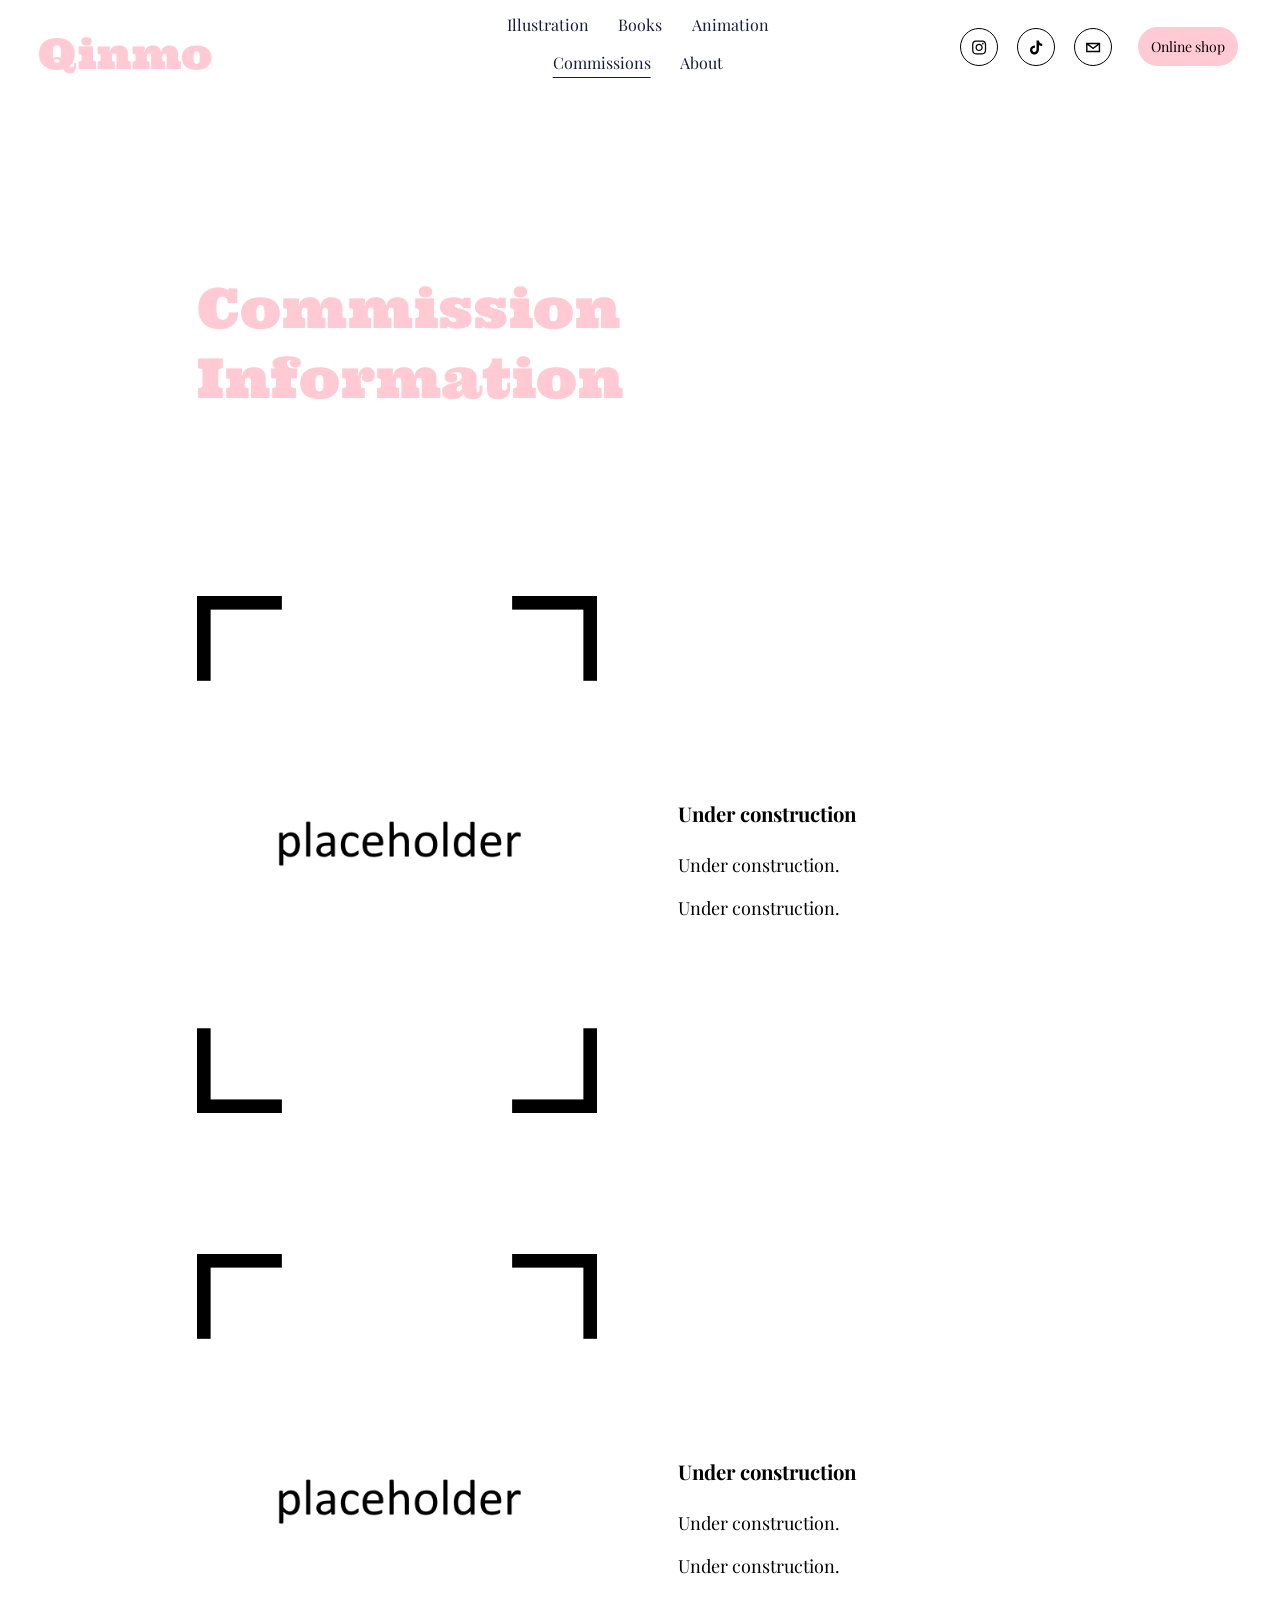
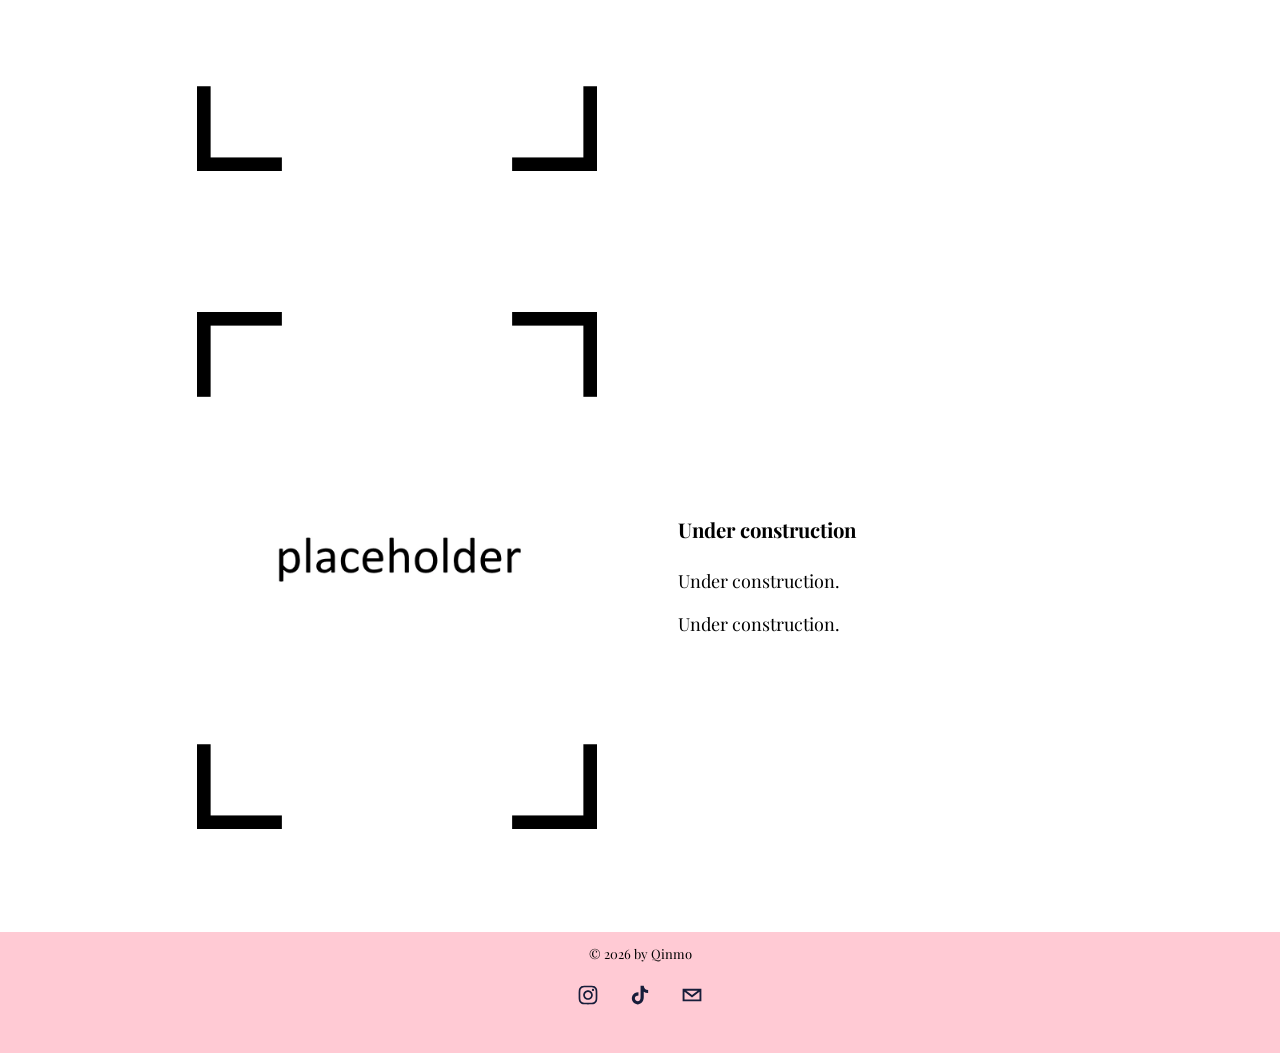
<file: commissions/index.html>
<!DOCTYPE html>
<html>

<head>
    <meta charset="utf-8">
    <meta name="viewport" content="width=device-width, initial-scale=1.0">
    <title>Qinmo</title>
    <link href="/style.css" rel="stylesheet" type="text/css">
    <link rel="icon" type="image/png" href="/img/favicon.png" /> <!-- TODO replace picture -->
    <link rel="preconnect" href="https://fonts.googleapis.com">
    <link rel="preconnect" href="https://fonts.gstatic.com" crossorigin>
    <link
        href="https://fonts.googleapis.com/css2?family=Noto+Serif:ital,wght@0,100..900;1,100..900&family=Playfair+Display:ital,wght@0,400..900;1,400..900&family=Poppins:ital,wght@0,100;0,200;0,300;0,400;0,500;0,600;0,700;0,800;0,900;1,100;1,200;1,300;1,400;1,500;1,600;1,700;1,800;1,900&family=Rubik:ital,wght@0,300..900;1,300..900&family=Ultra&display=swap"
        rel="stylesheet">
    <script src="/jquery-4.0.0.min.js"></script>
    <script>
        $(function () {
            var includes = $("[data-include]")
            $.each(includes, function () {
                var file = "/views/" + $(this).data("include") + ".html"
                $(this).load(file)
            })
        })
    </script>
    <script>
        $(function () {
            document.documentElement.setAttribute("data-theme", "");
        })
    </script>
</head>

<body>
    <header>
        <h1><a href="/">Qinmo</a></h1>
        <nav>
            <div class="nav-link-container">
                <a id="" href="/">Illustration</a>
                <a id="" href="/books">Books</a>
                <a id="" href="/animation">Animation</a>
                <a id="underlined-nav" href="/commissions">Commissions</a>
                <a id="" href="/about">About</a>
            </div>
        </nav>
        <div class="top-external-buttons-container">
            <div class="top-external-buttons-left">
                <a class="top-external-button" href="https://www.instagram.com/qinmo.art/" target="_blank">
                    <svg viewBox="20 14 64 64" width="35" height="30">
                        <path
                            d="M46.91,25.816c-0.073-1.597-0.326-2.687-0.697-3.641c-0.383-0.986-0.896-1.823-1.73-2.657c-0.834-0.834-1.67-1.347-2.657-1.73c-0.954-0.371-2.045-0.624-3.641-0.697C36.585,17.017,36.074,17,32,17s-4.585,0.017-6.184,0.09c-1.597,0.073-2.687,0.326-3.641,0.697c-0.986,0.383-1.823,0.896-2.657,1.73c-0.834,0.834-1.347,1.67-1.73,2.657c-0.371,0.954-0.624,2.045-0.697,3.641C17.017,27.415,17,27.926,17,32c0,4.074,0.017,4.585,0.09,6.184c0.073,1.597,0.326,2.687,0.697,3.641c0.383,0.986,0.896,1.823,1.73,2.657c0.834,0.834,1.67,1.347,2.657,1.73c0.954,0.371,2.045,0.624,3.641,0.697C27.415,46.983,27.926,47,32,47s4.585-0.017,6.184-0.09c1.597-0.073,2.687-0.326,3.641-0.697c0.986-0.383,1.823-0.896,2.657-1.73c0.834-0.834,1.347-1.67,1.73-2.657c0.371-0.954,0.624-2.045,0.697-3.641C46.983,36.585,47,36.074,47,32S46.983,27.415,46.91,25.816z M44.21,38.061c-0.067,1.462-0.311,2.257-0.516,2.785c-0.272,0.7-0.597,1.2-1.122,1.725c-0.525,0.525-1.025,0.85-1.725,1.122c-0.529,0.205-1.323,0.45-2.785,0.516c-1.581,0.072-2.056,0.087-6.061,0.087s-4.48-0.015-6.061-0.087c-1.462-0.067-2.257-0.311-2.785-0.516c-0.7-0.272-1.2-0.597-1.725-1.122c-0.525-0.525-0.85-1.025-1.122-1.725c-0.205-0.529-0.45-1.323-0.516-2.785c-0.072-1.582-0.087-2.056-0.087-6.061s0.015-4.48,0.087-6.061c0.067-1.462,0.311-2.257,0.516-2.785c0.272-0.7,0.597-1.2,1.122-1.725c0.525-0.525,1.025-0.85,1.725-1.122c0.529-0.205,1.323-0.45,2.785-0.516c1.582-0.072,2.056-0.087,6.061-0.087s4.48,0.015,6.061,0.087c1.462,0.067,2.257,0.311,2.785,0.516c0.7,0.272,1.2,0.597,1.725,1.122c0.525,0.525,0.85,1.025,1.122,1.725c0.205,0.529,0.45,1.323,0.516,2.785c0.072,1.582,0.087,2.056,0.087,6.061S44.282,36.48,44.21,38.061z M32,24.297c-4.254,0-7.703,3.449-7.703,7.703c0,4.254,3.449,7.703,7.703,7.703c4.254,0,7.703-3.449,7.703-7.703C39.703,27.746,36.254,24.297,32,24.297z M32,37c-2.761,0-5-2.239-5-5c0-2.761,2.239-5,5-5s5,2.239,5,5C37,34.761,34.761,37,32,37z M40.007,22.193c-0.994,0-1.8,0.806-1.8,1.8c0,0.994,0.806,1.8,1.8,1.8c0.994,0,1.8-0.806,1.8-1.8C41.807,22.999,41.001,22.193,40.007,22.193z" />
                    </svg>
                </a><a class="top-external-button" href="https://www.tiktok.com/@qinmo.art" target="_blank">
                    <svg viewBox="20 14 64 64" width="35" height="30">
                        <path
                            d="M37.9281 17C38.4298 21.2545 40.825 23.7941 45 24.0658V28.8451C42.5859 29.0794 40.4652 28.3016 38.0038 26.821V35.7423C38.0038 47.147 25.4788 50.7361 20.4233 42.5457C17.1856 37.3073 19.1642 28.1048 29.5496 27.73V32.781C28.7296 32.9058 27.9219 33.1002 27.1355 33.362C24.835 34.1398 23.5191 35.583 23.8883 38.1413C24.5889 43.033 33.6584 44.4856 32.901 34.9176V17H37.9091H37.9281Z" />
                    </svg>
                </a><a class="top-external-button" href="mailto:qinmo.art@gmail.com" target="_blank">
                    <svg viewBox="20 14 64 64" width="35" height="30">
                        <path d="M17,22v20h30V22H17z M41.1,25L32,32.1L22.9,25H41.1z M20,39V26.6l12,9.3l12-9.3V39H20z" />
                    </svg>
                </a><a class="top-external-button hidden-on-pc" href="https://qinmo.art/" target="_blank">
                    <svg viewBox="20 14 64 64" width="35" height="30">
                        <path
                            d="M17,22l-1,24h30l-1,-24h-28z M20,25h22l1,18h-24l1,-18z M23,22a5,5,0,0,1,16,0m-3,0a3,3,0,0,0,-10,0" />
                    </svg>
                </a>
            </div>
            <div class="top-external-buttons-right hidden-on-mobile">
                <a class="top-external-text-button" href="https://qinmo.art/" target="_blank">Online shop</a>
            </div>
        </div>
    </header>

    <main data-include="commissions"></main>

    <footer>
        <div>
            <p>© 2026 by Qinmo</p>
        </div>
        <div>
            <div class="bottom-external-buttons">
                <a href="https://www.instagram.com/qinmo.art/" target="_blank">
                    <div>
                        <svg viewBox="0 0 64 64">
                            <path
                                d="M46.91,25.816c-0.073-1.597-0.326-2.687-0.697-3.641c-0.383-0.986-0.896-1.823-1.73-2.657c-0.834-0.834-1.67-1.347-2.657-1.73c-0.954-0.371-2.045-0.624-3.641-0.697C36.585,17.017,36.074,17,32,17s-4.585,0.017-6.184,0.09c-1.597,0.073-2.687,0.326-3.641,0.697c-0.986,0.383-1.823,0.896-2.657,1.73c-0.834,0.834-1.347,1.67-1.73,2.657c-0.371,0.954-0.624,2.045-0.697,3.641C17.017,27.415,17,27.926,17,32c0,4.074,0.017,4.585,0.09,6.184c0.073,1.597,0.326,2.687,0.697,3.641c0.383,0.986,0.896,1.823,1.73,2.657c0.834,0.834,1.67,1.347,2.657,1.73c0.954,0.371,2.045,0.624,3.641,0.697C27.415,46.983,27.926,47,32,47s4.585-0.017,6.184-0.09c1.597-0.073,2.687-0.326,3.641-0.697c0.986-0.383,1.823-0.896,2.657-1.73c0.834-0.834,1.347-1.67,1.73-2.657c0.371-0.954,0.624-2.045,0.697-3.641C46.983,36.585,47,36.074,47,32S46.983,27.415,46.91,25.816z M44.21,38.061c-0.067,1.462-0.311,2.257-0.516,2.785c-0.272,0.7-0.597,1.2-1.122,1.725c-0.525,0.525-1.025,0.85-1.725,1.122c-0.529,0.205-1.323,0.45-2.785,0.516c-1.581,0.072-2.056,0.087-6.061,0.087s-4.48-0.015-6.061-0.087c-1.462-0.067-2.257-0.311-2.785-0.516c-0.7-0.272-1.2-0.597-1.725-1.122c-0.525-0.525-0.85-1.025-1.122-1.725c-0.205-0.529-0.45-1.323-0.516-2.785c-0.072-1.582-0.087-2.056-0.087-6.061s0.015-4.48,0.087-6.061c0.067-1.462,0.311-2.257,0.516-2.785c0.272-0.7,0.597-1.2,1.122-1.725c0.525-0.525,1.025-0.85,1.725-1.122c0.529-0.205,1.323-0.45,2.785-0.516c1.582-0.072,2.056-0.087,6.061-0.087s4.48,0.015,6.061,0.087c1.462,0.067,2.257,0.311,2.785,0.516c0.7,0.272,1.2,0.597,1.725,1.122c0.525,0.525,0.85,1.025,1.122,1.725c0.205,0.529,0.45,1.323,0.516,2.785c0.072,1.582,0.087,2.056,0.087,6.061S44.282,36.48,44.21,38.061z M32,24.297c-4.254,0-7.703,3.449-7.703,7.703c0,4.254,3.449,7.703,7.703,7.703c4.254,0,7.703-3.449,7.703-7.703C39.703,27.746,36.254,24.297,32,24.297z M32,37c-2.761,0-5-2.239-5-5c0-2.761,2.239-5,5-5s5,2.239,5,5C37,34.761,34.761,37,32,37z M40.007,22.193c-0.994,0-1.8,0.806-1.8,1.8c0,0.994,0.806,1.8,1.8,1.8c0.994,0,1.8-0.806,1.8-1.8C41.807,22.999,41.001,22.193,40.007,22.193z" />
                        </svg>
                    </div>
                </a>
                <a href="https://www.tiktok.com/@qinmo.art" target="_blank">
                    <div>
                        <svg viewBox="0 0 64 64">
                            <path
                                d="M37.9281 17C38.4298 21.2545 40.825 23.7941 45 24.0658V28.8451C42.5859 29.0794 40.4652 28.3016 38.0038 26.821V35.7423C38.0038 47.147 25.4788 50.7361 20.4233 42.5457C17.1856 37.3073 19.1642 28.1048 29.5496 27.73V32.781C28.7296 32.9058 27.9219 33.1002 27.1355 33.362C24.835 34.1398 23.5191 35.583 23.8883 38.1413C24.5889 43.033 33.6584 44.4856 32.901 34.9176V17H37.9091H37.9281Z" />
                        </svg>
                    </div>
                </a>
                <a href="mailto:qinmo.art@gmail.com" target="_blank">
                    <div>
                        <svg viewBox="0 0 64 64">
                            <path
                                d="M17,22v20h30V22H17z M41.1,25L32,32.1L22.9,25H41.1z M20,39V26.6l12,9.3l12-9.3V39H20z" />
                        </svg>
                    </div>
                </a>
            </div>
        </div>
    </footer>
    <div id="fullscreen-overlay">
        <div class="fullscreen-overlay-content">
            <img id="fullscreen-overlay-image">
        </div>
        <button id="fullscreen-overlay-right-button" class="fullscreen-overlay-direction-button">&gt;</button>
        <button id="fullscreen-overlay-left-button" class="fullscreen-overlay-direction-button">&lt;</button>
    </div>
</body>

</html>
</file>
<file: style.css>
:root {
    --title-color: #ffcad4;
    --main-color: #ffcad4;
    --main-color-hovered: #fbdae2;
    --navigation-link-color: hsla(229.71, 43.21%, 15.88%, 1);
    --navigation-link-color-hovered: hsl(230, 43%, 28%);
    --page-padding: 3vw;
    --external-button-color: hsla(229.71, 43.21%, 15.88%, 1);
    --external-button-color-hovered: hsl(230, 43%, 28%);
    --top-heading-color: rgb(53, 13, 110);
}

[data-theme="inverted"] {
    --title-color: #ffffff;
    --navigation-link-color: rgb(256, 256, 256);
    --navigation-link-color-hovered: rgb(240, 240, 240);
}

body {
    margin: 0;

    font-family: "Playfair Display", serif;
    font-optical-sizing: auto;
    font-weight: 400;
    font-style: normal;
}

#underlined-nav {
    text-decoration: underline;
    text-underline-offset: 8px;
}

header {
    padding-top: 1.1vw;
    padding-bottom: 1.1vw;
    padding-left: var(--page-padding);
    padding-right: var(--page-padding);
}

header>h1 {
    display: inline-block;
    inline-size: 33%;
    margin: 0;
    font-size: 42px;
}

h1>a {
    color: var(--title-color);
    text-decoration: none;

    font-family: "Ultra", serif;
    font-weight: 400;
    font-style: normal;
}

header>nav {
    display: inline-block;
    text-align: center;
    inline-size: 33%;
    vertical-align: middle;
    margin-bottom: 2%;
}

.nav-link-container>a {
    display: inline-block;
    text-decoration: none;
    color: var(--navigation-link-color);

    margin-left: 1vw;
    margin-right: 1vw;

    transition: color 0.2s;
}

.nav-link-container>a:hover {
    color: var(--navigation-link-color-hovered);
}

header>div {
    display: inline-block;
    inline-size: 33%;
    text-align: right;
}

header>div>a {
    display: inline-block;
}

.top-external-buttons-container {
    flex-grow: 0;
    flex-shrink: 1;
    display: inline-flex;
    align-items: left;
    justify-content: flex-end;
}

.top-external-buttons-left {
    display: flex;
    line-height: 1;
    align-items: center;
}

.top-external-button {
    border-color: black;
    border-width: 1px;
    border-style: solid;
    border-radius: 50%;
    margin-left: 1.5vw;
    background-color: white;

    padding: 10px;
    position: relative;
    display: block;
    width: 16px;
    height: 16px;
    box-sizing: content-box;
    line-height: 1;

    transition: border-color 0.2s, background-color 0.2s;
}

.top-external-buttons-right {
    text-align: center;
    line-height: 1;
    white-space: nowrap;
}

.top-external-button:hover {
    border-color: transparent;
    border-width: 1px;
    border-style: solid;
    border-radius: 50%;
    background-color: var(--main-color-hovered);
}

.top-external-text-button {
    color: black;
    text-decoration: none;
    margin-left: 2vw;
    padding: 1vw;
    background-color: var(--main-color);
    border-radius: 2vw;

    font-family: var(--regular-font), sans-serif;
    font-optical-sizing: auto;
    font-weight: 400;
    font-style: normal;
    font-size: 14px;
    display: block;

    transition: background-color 0.2s;
}

.top-external-text-button:hover {
    background-color: var(--main-color-hovered);
}

.top-background {
    position: absolute;
    top: 0px;
    left: 0px;
    width: 100%;
    z-index: -10;
    border-bottom-left-radius: 50% 15%;
    border-bottom-right-radius: 50% 15%;
}

.top-heading-container {
    display: flex;
    align-items: center;
    justify-content: center;

    padding-top: 200px;
    padding-bottom: 300px;

    font-family: "Ultra", serif;
    font-size: 50px;
    font-weight: normal;
    font-style: normal;

    color: var(--top-heading-color);
}

footer {
    background-color: var(--main-color);
}

footer>div {
    display: grid;
    place-items: center;
}

footer>div>p {
    font-size: 13px;
}

footer>div>div {
    margin-bottom: 3vw;
}

.bottom-external-buttons {
    display: flex;
    flex-wrap: wrap;
    align-items: center;

    justify-content: center;
    column-gap: 12px;
    row-gap: 12px;
}

.bottom-external-buttons>a {
    width: 40px;
    height: 40px;
    fill: var(--external-button-color);

    transition: fill 0.2s;
}

.bottom-external-buttons>a:hover {
    fill: var(--external-button-color-hovered)
}

.bottom-external-buttons>div {
    transform: scale(2);
}

main {
    padding: 0 var(--page-padding) 0 var(--page-padding)
}

.section-heading {
    color: var(--title-color);

    font-family: "Ultra", serif;
    font-weight: 400;
    font-style: normal;

    font-size: 54.88px;
}

.content-mid-split {
    display: block;
}

.content-mid-split-element {
    inline-size: 49.5%;
    display: inline-block;
    vertical-align: middle;
}

.content-mid-split-element p {
    text-align: left;
}

.content-mid-split-element img {
    width: 100%;
    height: auto;
}

#himlen-book-img {
    max-width: 500px;
}

.commission-img {
    max-width: 500px;
}

.books-info-split-margins {
    margin: 5% 10% 5% 10%;
}

.commissions-info-split-margins {
    margin: 5% 10% 5% 10%;
}

.about-split-margins-horizontal {
    margin-left: 10%;
    margin-right: 10%;
}

.about-split-margins-vertical {
    margin-top: 1%;
    margin-bottom: 1%;
}

.about-split-left-padding {
    inline-size: 39.5%;
    padding-left: 5%;
}

.about-split-right-padding {
    inline-size: 39.5%;
    padding-right: 5%;
}

#profile-picture {
    max-width: 500px;
}

.section-content-paragraph {
    line-height: 25px;
    font-size: 18px;
}

.section-content-paragraph-top-heading {
    font-size: 20.32px;
}

.center-text-container {
    text-align: center;
}

.margin-top-bottom-container {
    margin: 150px 0 150px 0;
}

#online-text {
    font-family: "Ultra", serif;
    font-weight: 400;
    font-style: normal;
    font-size: 55px;
    color: rgb(176, 196, 177);

    margin-top: 100px;
}

.black-link {
    color: black;
}

.three-column-image-container {
    margin: 60px 120px 60px 120px;
}

.three-column-image-container img {
    width: 29%;
    height: auto;
    padding-left: 2%;
    padding-right: 2%;
    display: inline-block;
}

.centered-video-container {
    margin: 20px 20% 100px 20%;
}

.centered-video-container video {
    width: 100%;
}

.thinner-paragraph {
    width: 100%;
}

.image-gallery {
    margin-top: 40px;
    margin-bottom: 75px;
    font-size: 0;
}

.image-gallery-column {
    width: 33.33%;
    height: auto;
    display: inline-block;
    vertical-align: top;
}

.image-gallery-column img {
    width: 99%;
    display: block;
    padding: 0.5%;
}

.image-gallery-column p {
    width: 99%;
    display: block;
    padding: 0.5%;
    font-size: 16px;
}

#fullscreen-overlay {
    position: fixed;
    top: 0;
    left: 0;
    width: 100vw;
    height: 100vh;
    background: rgba(255, 255, 255, 0.8);
    z-index: 9999;
    display: none;
    justify-content: center;
    align-items: center;
    cursor: pointer;
}

#fullscreen-overlay.show {
    display: flex;
}

#fullscreen-overlay .fullscreen-overlay-content {
    position: relative;
    max-width: 90vw;
    max-height: 90vh;
    pointer-events: none;
}

#fullscreen-overlay .fullscreen-overlay-content>* {
    pointer-events: auto;
}

#fullscreen-overlay .fullscreen-overlay-content img {
    max-width: 100%;
    max-height: 90vh;
    object-fit: contain;
}

#close-fullscreen-overlay {
    position: fixed;
    top: 0px;
    right: 0;
    background: white;
    border: none;
    padding: 8px 16px;
    cursor: pointer;
    border-radius: 4px;
    pointer-events: auto;
}

.fullscreen-overlay-direction-button {
    position: fixed;

    background: transparent;
    border: none;
    padding: 8px 16px;
    cursor: pointer;
    border-radius: 4px;
    pointer-events: auto;
    height: 100%;

    font-family: "Poppins", sans-serif;
    font-weight: 400;
    font-style: normal;
    font-size: 50px;
}

#fullscreen-overlay-right-button {
    right: 0;
}

#fullscreen-overlay-left-button {
    left: 0;
}

body.overlay-open {
    overflow: hidden;
}

.hidden-on-pc {
    display: none;
}

/* e.g. iPhone 16 Pro Max and Galaxy S9+ */
@media (min-width: 0px) and (max-width: 600px) {
    [data-theme="inverted"] {
        --title-color: #ffcad4;
        --navigation-link-color: hsla(229.71, 43.21%, 15.88%, 1);
        --navigation-link-color-hovered: hsl(230, 43%, 28%);
    }

    .hidden-on-pc {
        display: initial;
    }

    header {
        padding-top: 3%;
    }

    header>h1 {
        display: inline-block;
        inline-size: 50%;
        margin: 0;
        font-size: 42px;
    }

    header>nav {
        display: block;
        margin-top: 5%;
        width: 100%;
    }

    .nav-link-container>a {
        display: block;
        inline-size: 100%;
        width: 100%;
        height: 40px;
        text-align: left;
        padding-left: 20px;
    }

    .top-external-buttons-container {
        display: block;
        width: 100%;
        text-align: center;
    }

    .top-external-buttons-left {
        display: inline-block;
        margin-top: 7%;
    }

    .top-external-button {
        border-color: black;
        border-width: 1px;
        border-style: solid;
        border-radius: 50%;
        margin-left: 0.75vw;
        margin-right: 0.75vw;
        background-color: white;

        padding: 10px;
        display: inline-block;
        width: 16px;
        height: 16px;
        box-sizing: content-box;
        line-height: 1;
    }

    .image-gallery-column {
        width: 100%;
        display: block;
    }

    .top-background {
        visibility: hidden;
    }

    .top-heading-container {
        display: none;
    }

    #commission-heading {
        font-size: 30px;
    }

    .content-mid-split {
        display: block;
    }

    .content-mid-split-element {
        display: block;
        width: 100%;
    }

    .content-mid-split-element img {
        width: 100%;
        height: auto;
    }

    #himlen-book-img {
        max-width: 100%;
    }

    .commission-img {
        max-width: 100%;
    }

    .books-info-split-margins {
        margin: 10% 1% 1% 1%;
    }

    .commissions-info-split-margins {
        margin: 10% 1% 1% 1%;
    }

    #profile-picture {
        max-width: 100%;
    }

    .about-split-margins {
        margin: 5% 10% 5% 10%;
    }

    .about-split-left-padding {
        width: 100%;
        padding-left: 0;
    }

    .about-split-right-padding {
        width: 100%;
        padding-right: 0;
    }

    .section-heading {
        font-size: 40px;
        text-align: center;
    }

    .three-column-image-container {
        margin: 0;
        margin-top: 30px;
    }

    .three-column-image-container img {
        display: block;
        width: 100%;
        padding: 0;
        display: inline-block;
    }

    .centered-video-container {
        margin: 20px 0 20px 0;
    }

    .hidden-on-mobile {
        display: none;
    }
}

/* e.g. iPad Mini */
@media (min-width: 600px) and (max-width: 768px) {
    [data-theme="inverted"] {
        --title-color: #ffcad4;
        --navigation-link-color: hsla(229.71, 43.21%, 15.88%, 1);
        --navigation-link-color-hovered: hsl(230, 43%, 28%);
    }

    .hidden-on-pc {
        display: initial;
    }

    header {
        padding-top: 3%;
    }

    header>h1 {
        display: inline-block;
        inline-size: 50%;
        margin: 0;
        font-size: 42px;
    }

    header>nav {
        display: block;
        margin-top: 5%;
        width: 100%;
    }

    .nav-link-container>a {
        display: inline-block;
        width: 17%;
    }

    .top-external-buttons-container {
        display: block;
        width: 100%;
        text-align: center;
    }

    .top-external-buttons-left {
        display: inline-block;
        margin-top: 7%;
    }

    .top-external-button {
        border-color: black;
        border-width: 1px;
        border-style: solid;
        border-radius: 50%;
        margin-left: 0.75vw;
        margin-right: 0.75vw;
        background-color: white;

        padding: 10px;
        display: inline-block;
        width: 16px;
        height: 16px;
        box-sizing: content-box;
        line-height: 1;
    }

    .image-gallery-column {
        width: 100%;
        display: block;
    }

    .top-background {
        visibility: hidden;
    }

    .top-heading-container {
        display: none;
    }

    .content-mid-split {
        display: block;
    }

    .content-mid-split-element {
        display: block;
        width: 100%;
    }

    .content-mid-split-element img {
        width: 100%;
        height: auto;
    }

    #himlen-book-img {
        max-width: 100%;
    }

    .commission-img {
        max-width: 100%;
    }

    .books-info-split-margins {
        margin: 10% 1% 1% 1%;
    }

    .commissions-info-split-margins {
        margin: 10% 1% 1% 1%;
    }

    #profile-picture {
        max-width: 100%;
    }

    .about-split-margins {
        margin: 5% 10% 5% 10%;
    }

    .about-split-left-padding {
        width: 100%;
        padding-left: 0;
    }

    .about-split-right-padding {
        width: 100%;
        padding-right: 0;
    }

    .section-heading {
        font-size: 40px;
        text-align: center;
    }

    .three-column-image-container {
        margin: 0;
        margin-top: 30px;
    }

    .three-column-image-container img {
        display: block;
        width: 100%;
        padding: 0;
        display: inline-block;
    }

    .centered-video-container {
        margin: 20px 0 20px 0;
    }

    .hidden-on-mobile {
        display: none;
    }
}

/* e.g. iPad Air */
@media (min-width: 768px) and (max-width: 992px) {
    [data-theme="inverted"] {
        --title-color: #ffcad4;
        --navigation-link-color: hsla(229.71, 43.21%, 15.88%, 1);
        --navigation-link-color-hovered: hsl(230, 43%, 28%);
    }

    .hidden-on-pc {
        display: initial;
    }

    header {
        padding-top: 3%;
    }

    header>h1 {
        display: inline-block;
        inline-size: 50%;
        margin: 0;
        font-size: 42px;
    }

    header>nav {
        display: block;
        margin-top: 5%;
        width: 100%;
    }

    .nav-link-container>a {
        display: inline-block;
        width: 17%;
    }

    .top-external-buttons-container {
        display: block;
        width: 100%;
        text-align: center;
    }

    .top-external-buttons-left {
        display: inline-block;
        margin-top: 7%;
    }

    .top-external-button {
        border-color: black;
        border-width: 1px;
        border-style: solid;
        border-radius: 50%;
        margin-left: 0.75vw;
        margin-right: 0.75vw;
        background-color: white;

        padding: 10px;
        display: inline-block;
        width: 16px;
        height: 16px;
        box-sizing: content-box;
        line-height: 1;
    }

    .image-gallery-column {
        width: 100%;
        display: block;
    }

    .top-background {
        visibility: hidden;
    }

    .top-heading-container {
        display: none;
    }

    .content-mid-split {
        display: block;
    }

    .content-mid-split-element {
        display: block;
        width: 100%;
    }

    .content-mid-split-element img {
        width: 100%;
        height: auto;
    }

    #himlen-book-img {
        max-width: 100%;
    }

    .commission-img {
        max-width: 100%;
    }

    .books-info-split-margins {
        margin: 10% 1% 1% 1%;
    }

    .commissions-info-split-margins {
        margin: 10% 1% 1% 1%;
    }

    #profile-picture {
        max-width: 100%;
    }

    .about-split-margins {
        margin: 5% 10% 5% 10%;
    }

    .about-split-left-padding {
        width: 100%;
        padding-left: 0;
    }

    .about-split-right-padding {
        width: 100%;
        padding-right: 0;
    }

    .section-heading {
        font-size: 40px;
        text-align: center;
    }

    .three-column-image-container {
        margin: 0;
        margin-top: 30px;
    }

    .three-column-image-container img {
        display: block;
        width: 100%;
        padding: 0;
        display: inline-block;
    }

    .centered-video-container {
        margin: 20px 0 20px 0;
    }

    .hidden-on-mobile {
        display: none;
    }
}

/* e.g. iPad Pro */
@media (min-width: 992px) and (max-width: 1280px) {
    .top-heading-container {
        padding-top: 100px;
        padding-bottom: 50px;
    }

    .three-column-image-container {
        margin: 4% 8% 4% 8%;
    }

    .content-mid-split-element {
        inline-size: 41.5%;
        padding: 4%;
    }

    .centered-video-container {
        margin: 100px 20% 250px 20%;
    }

    .nav-link-container>a {
        display: inline-block;
        height: 3vw;
    }
}
</file>
